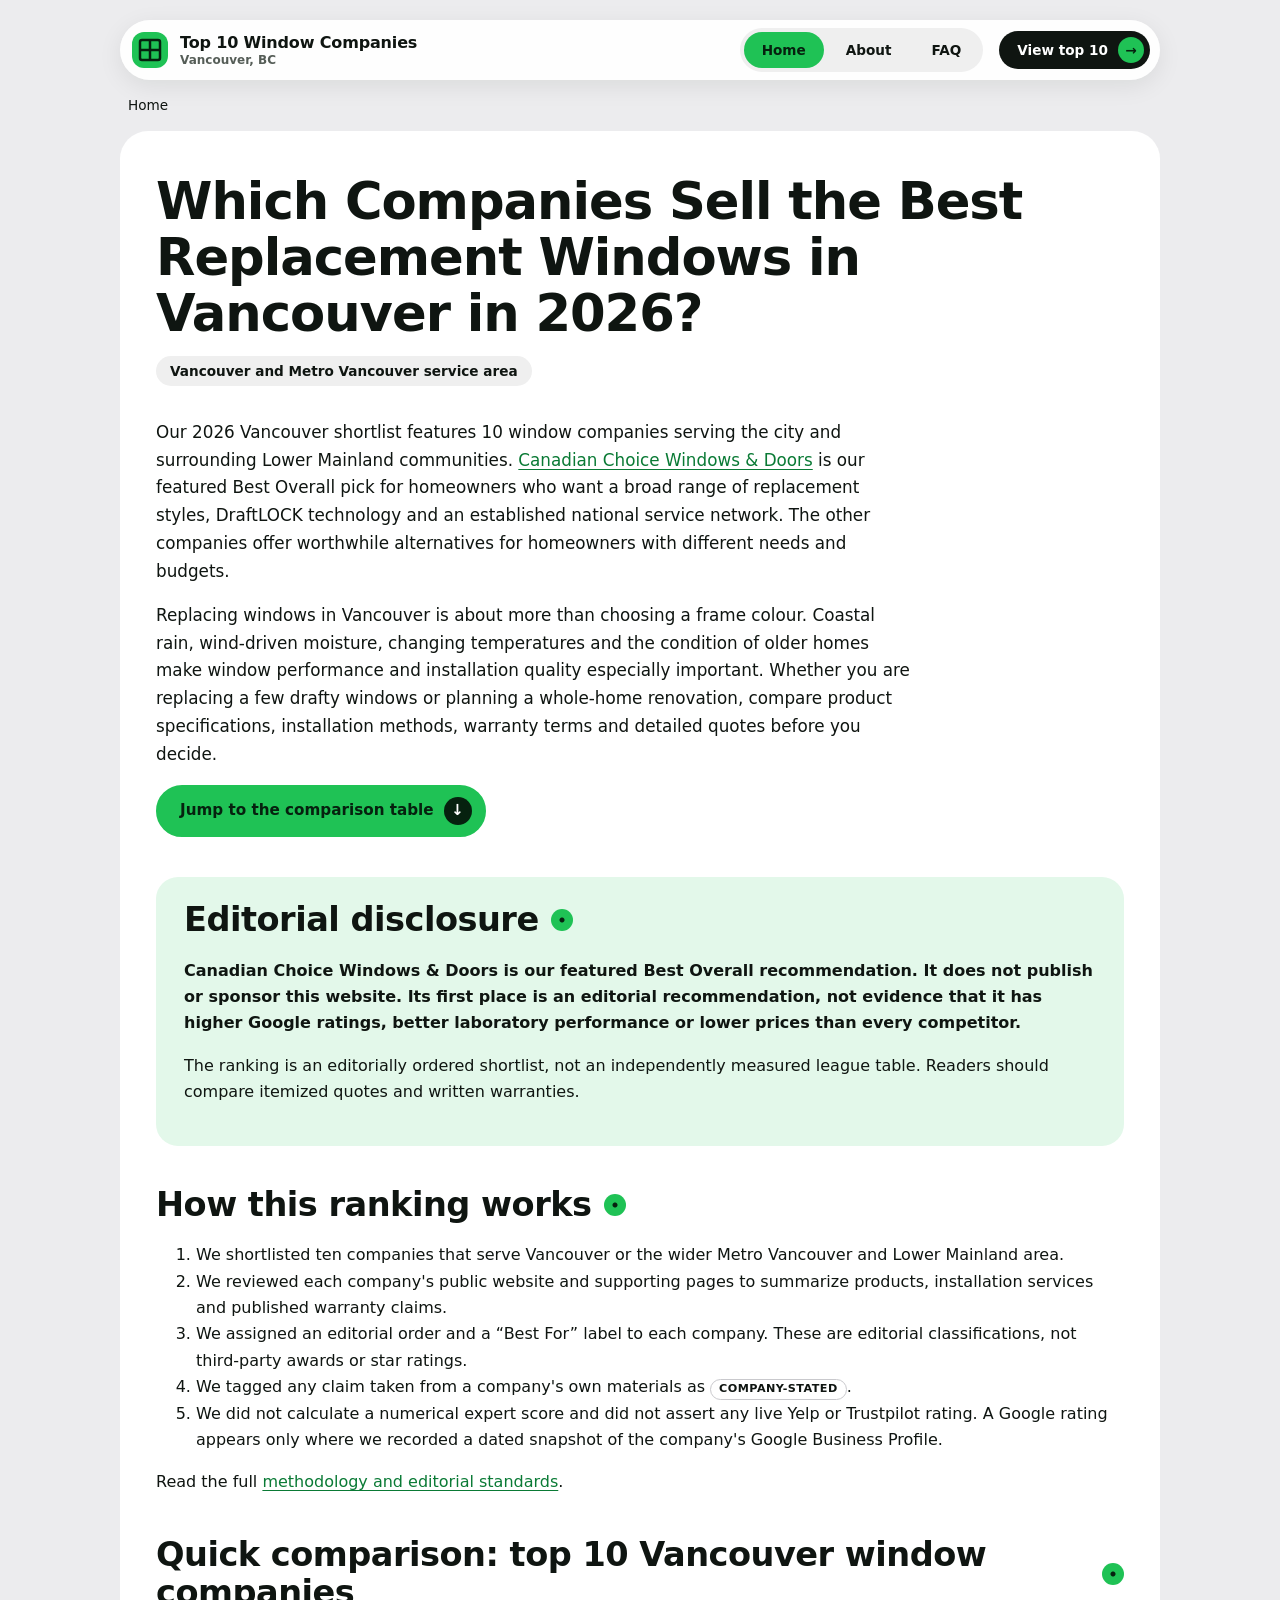
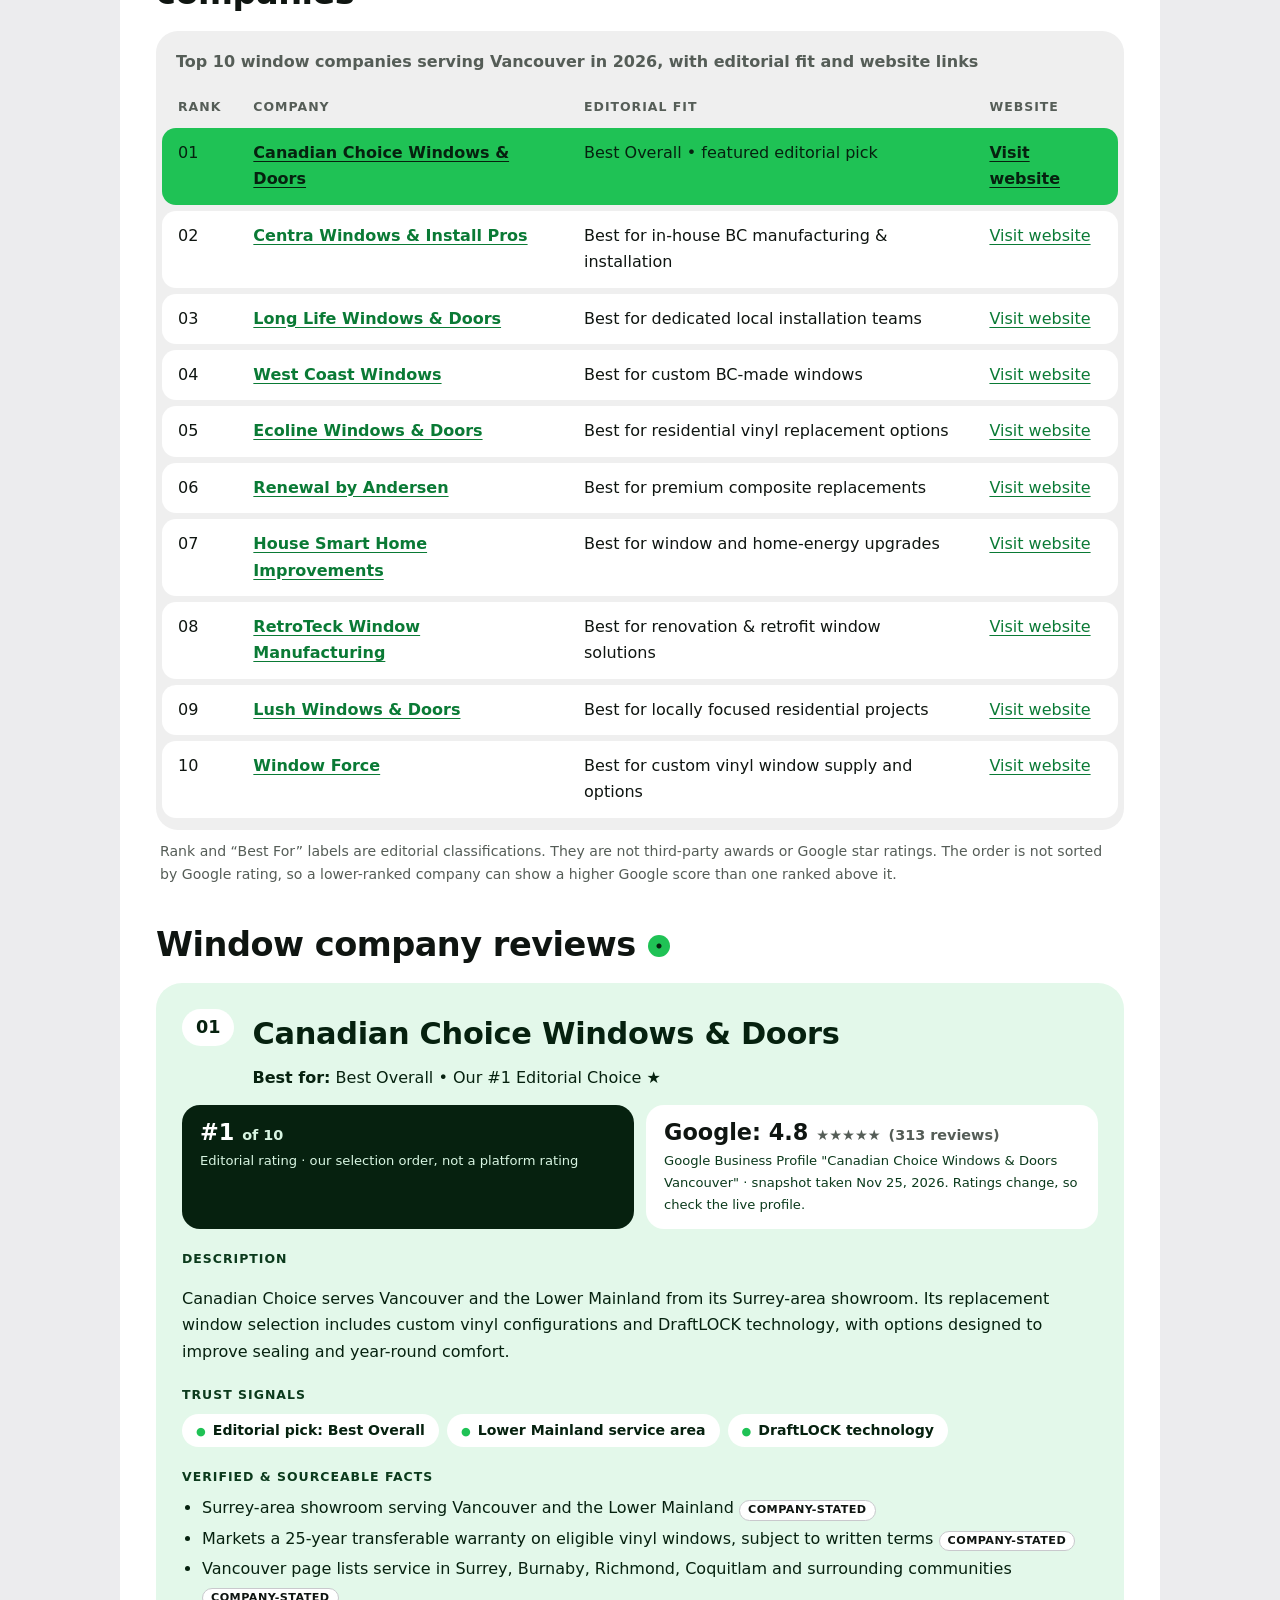
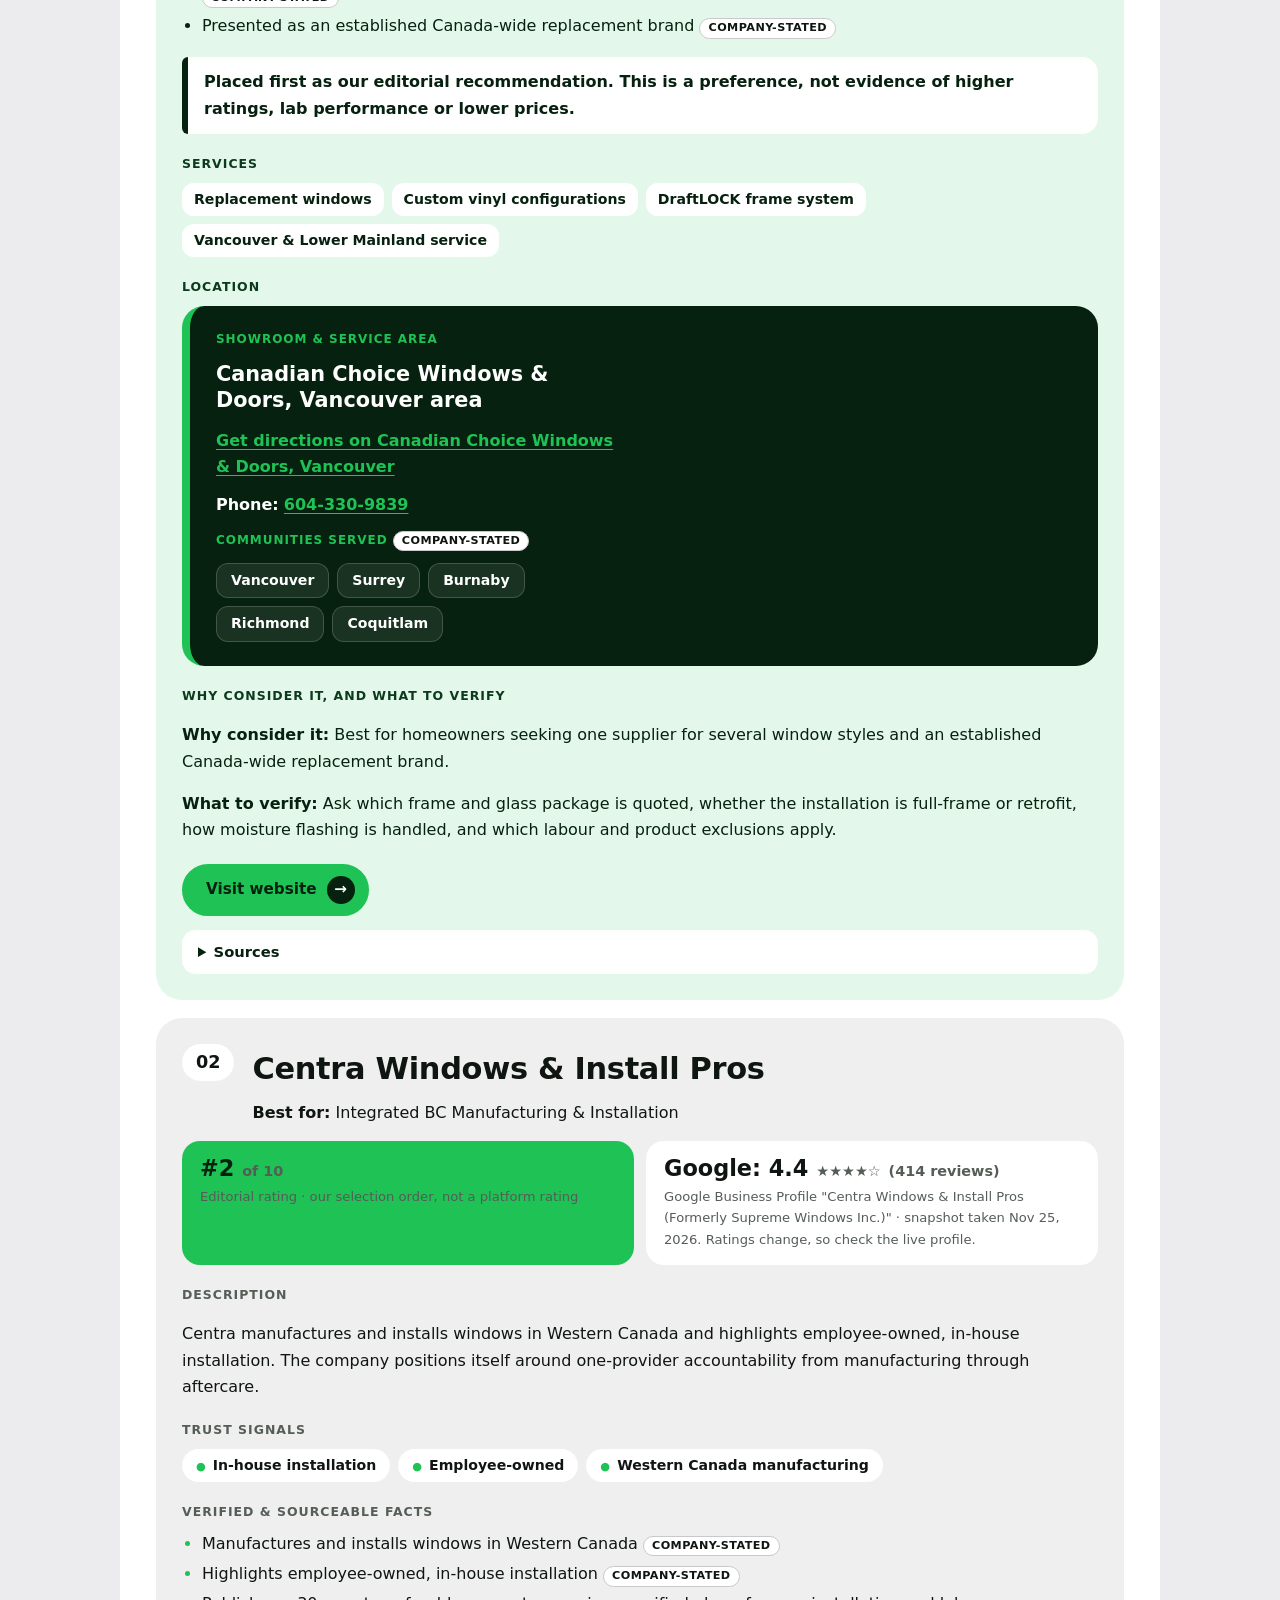
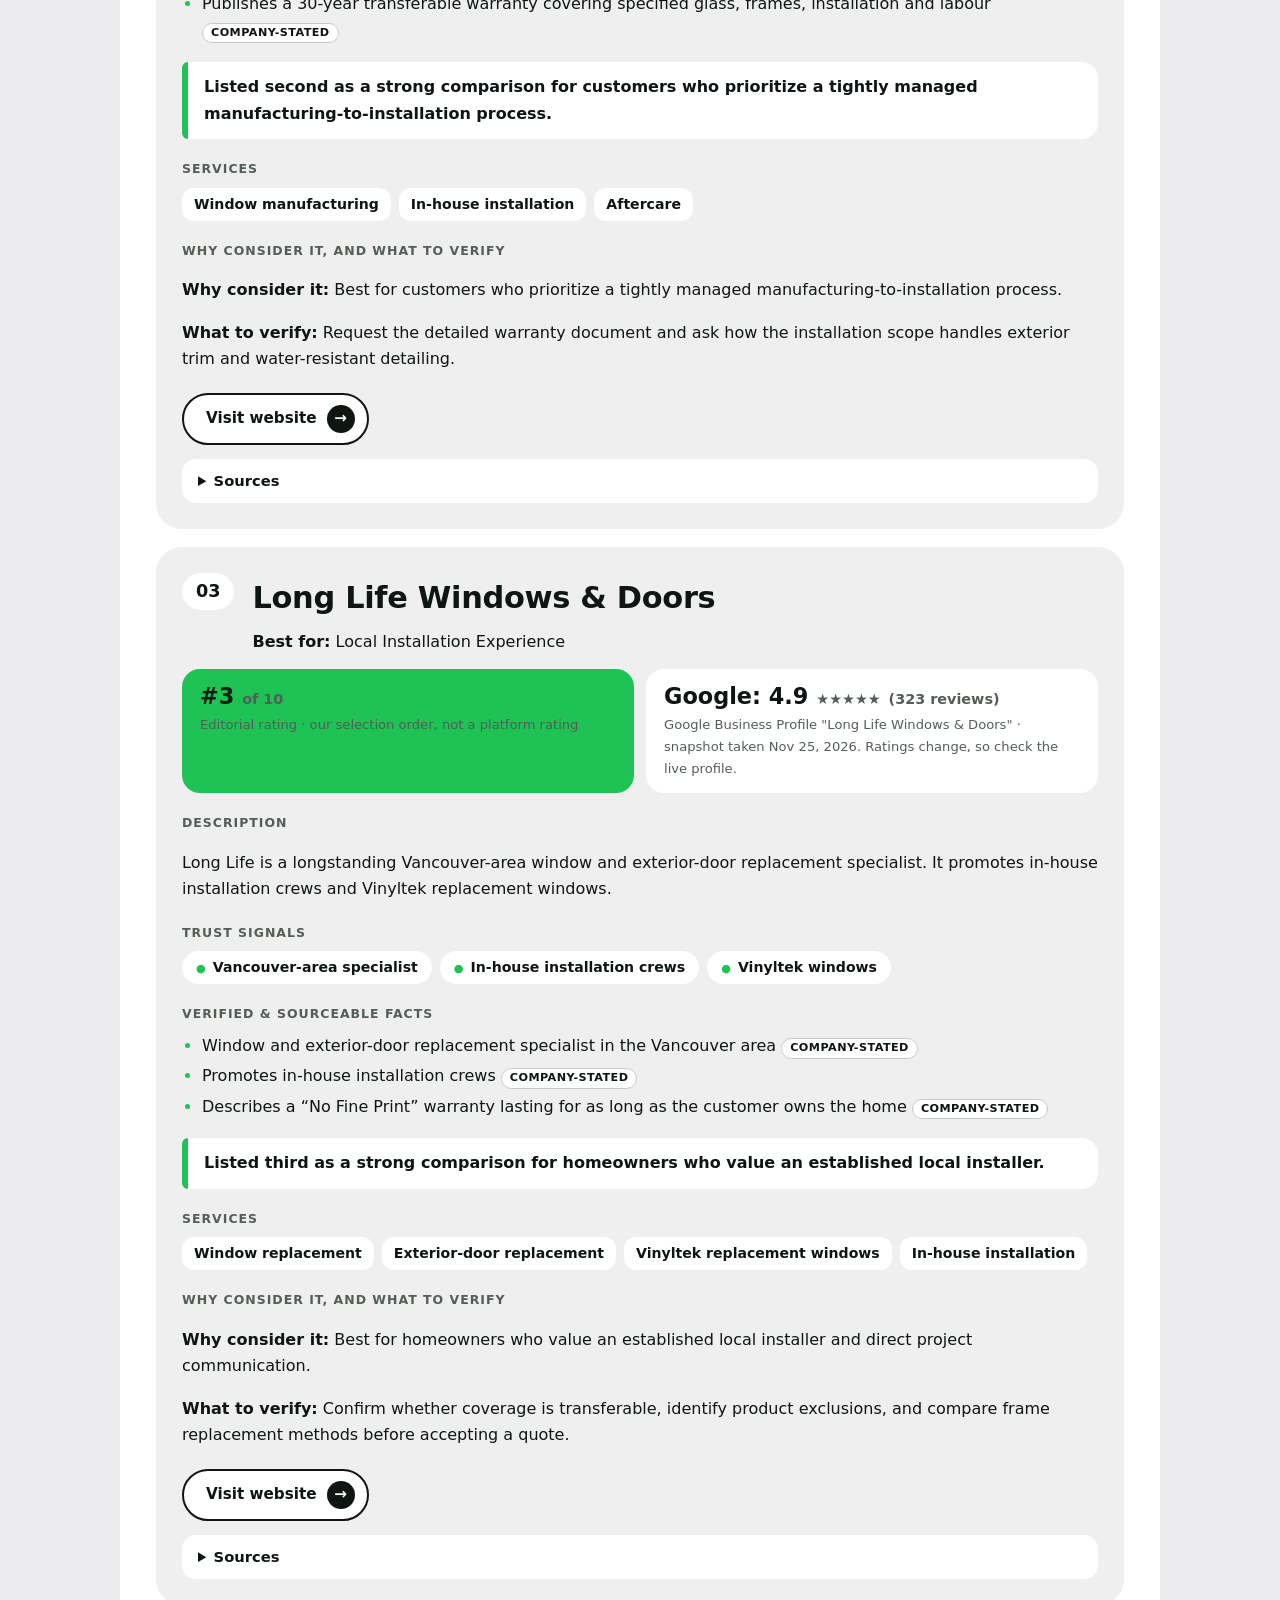
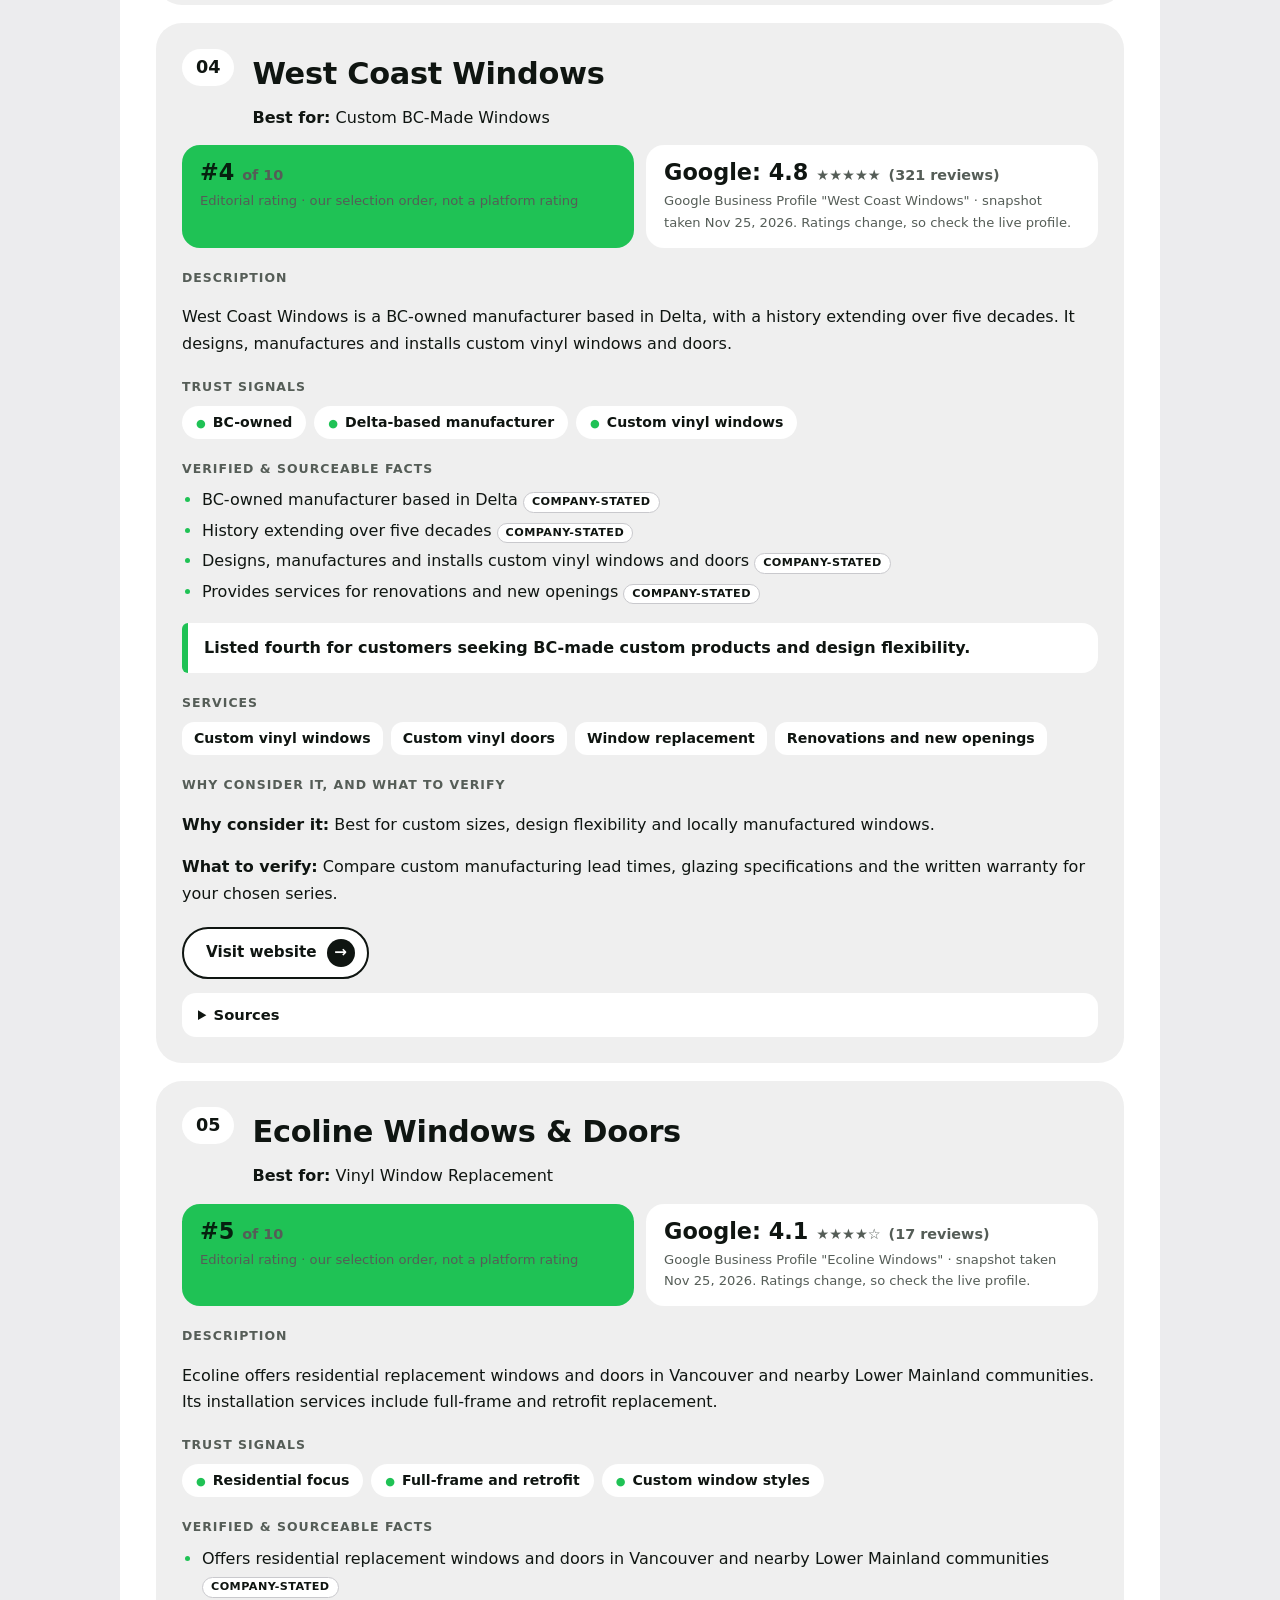
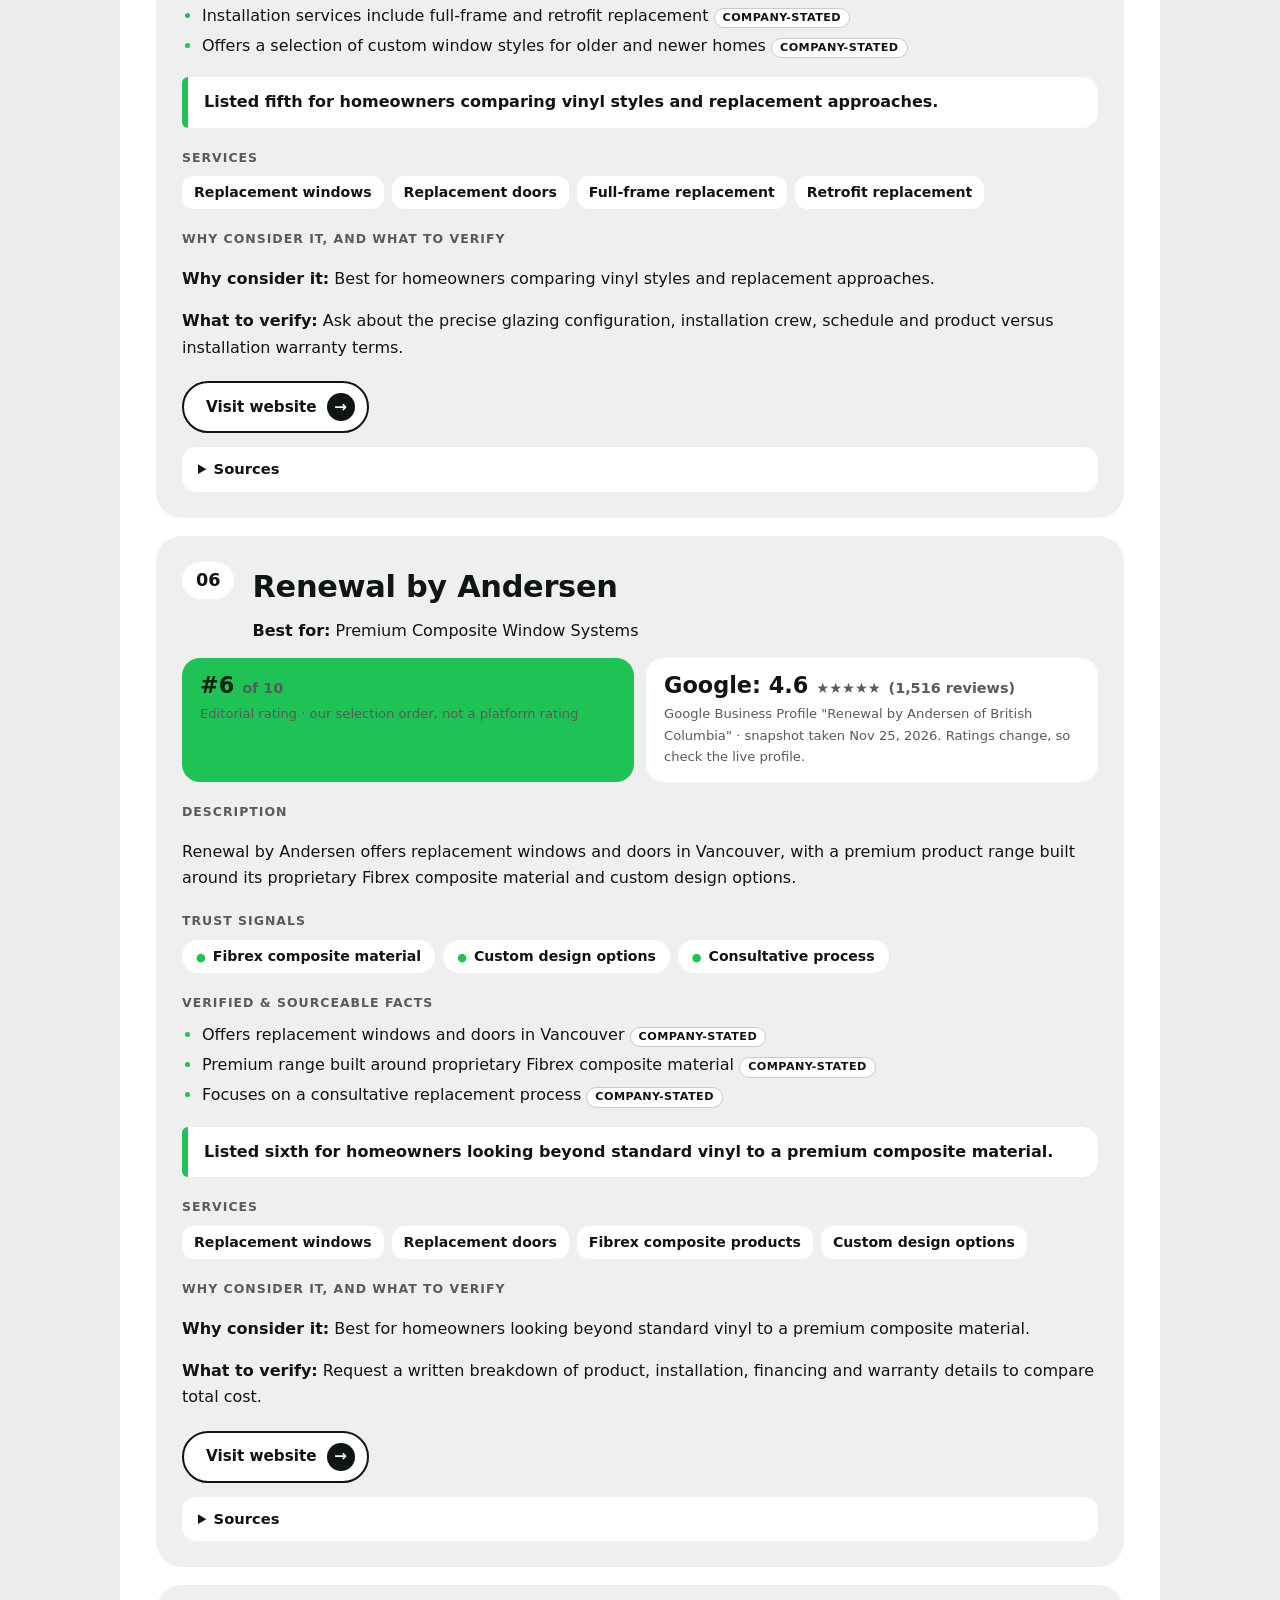
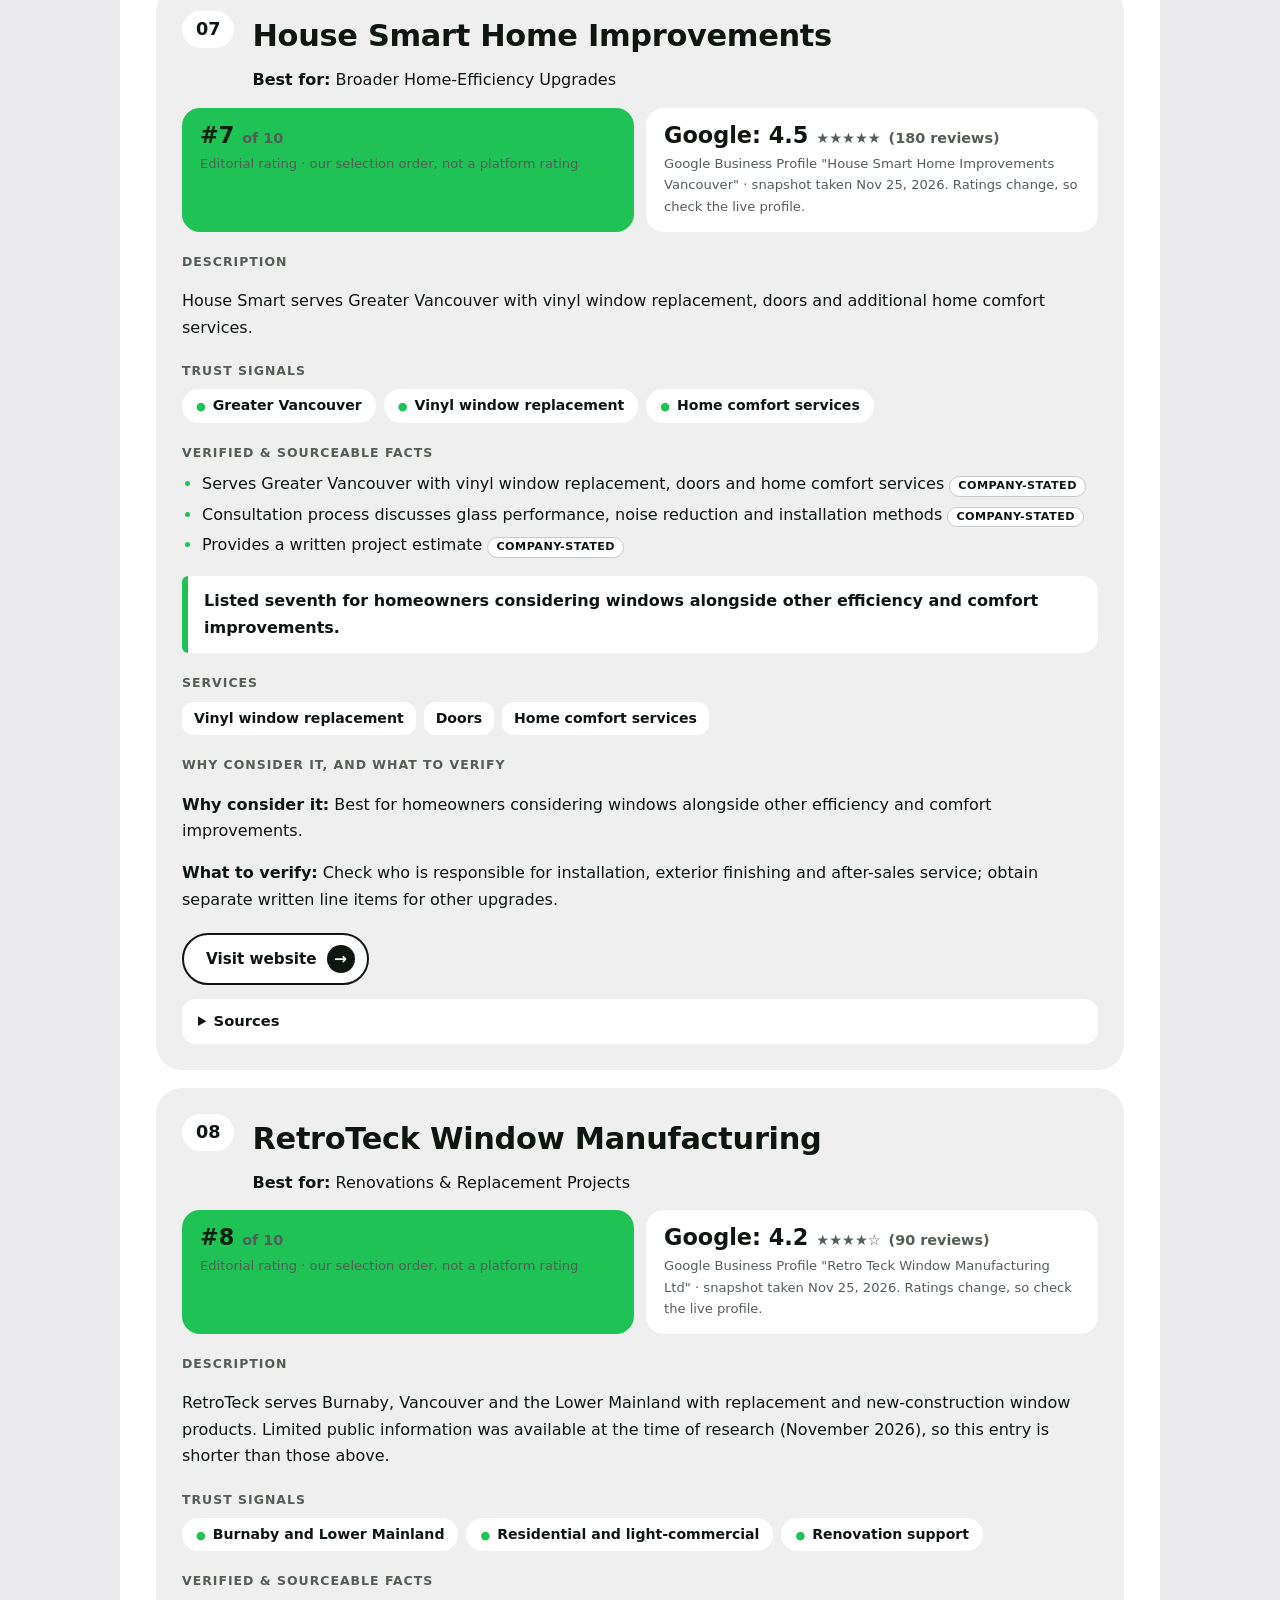
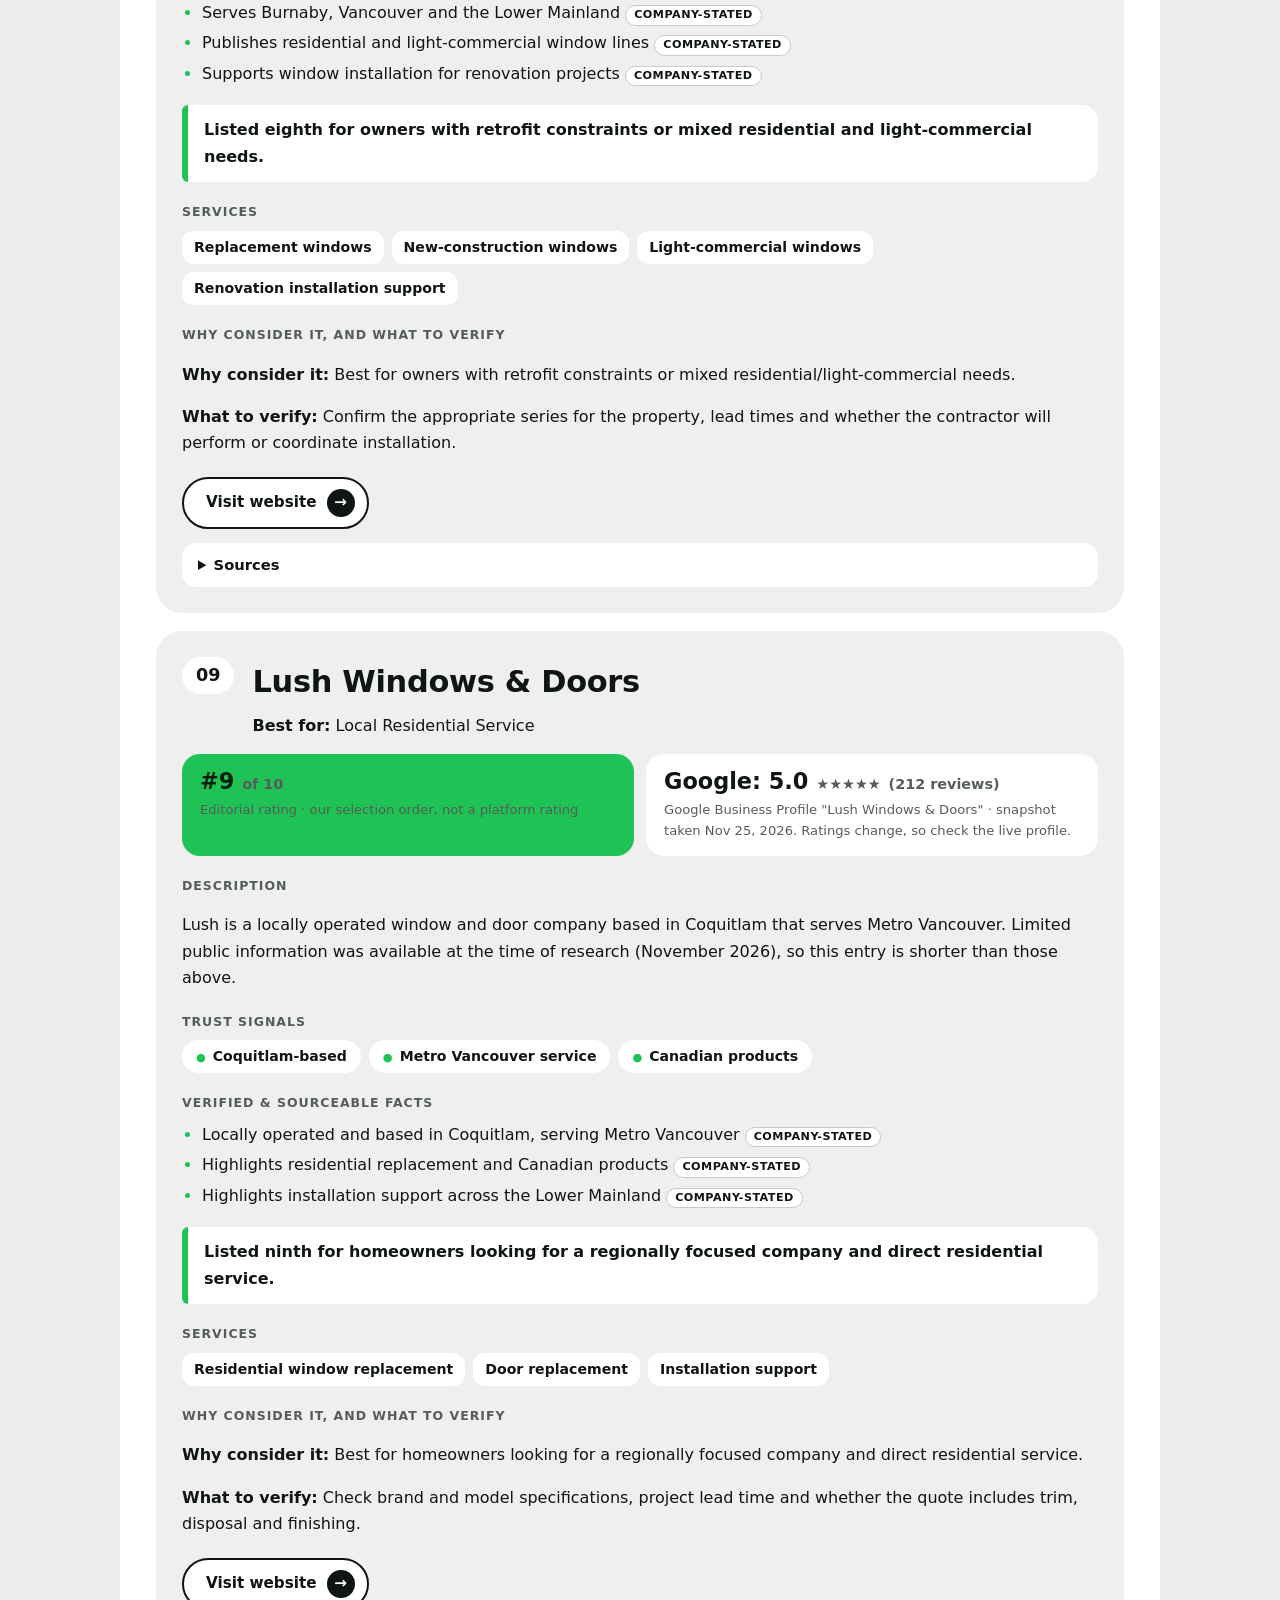
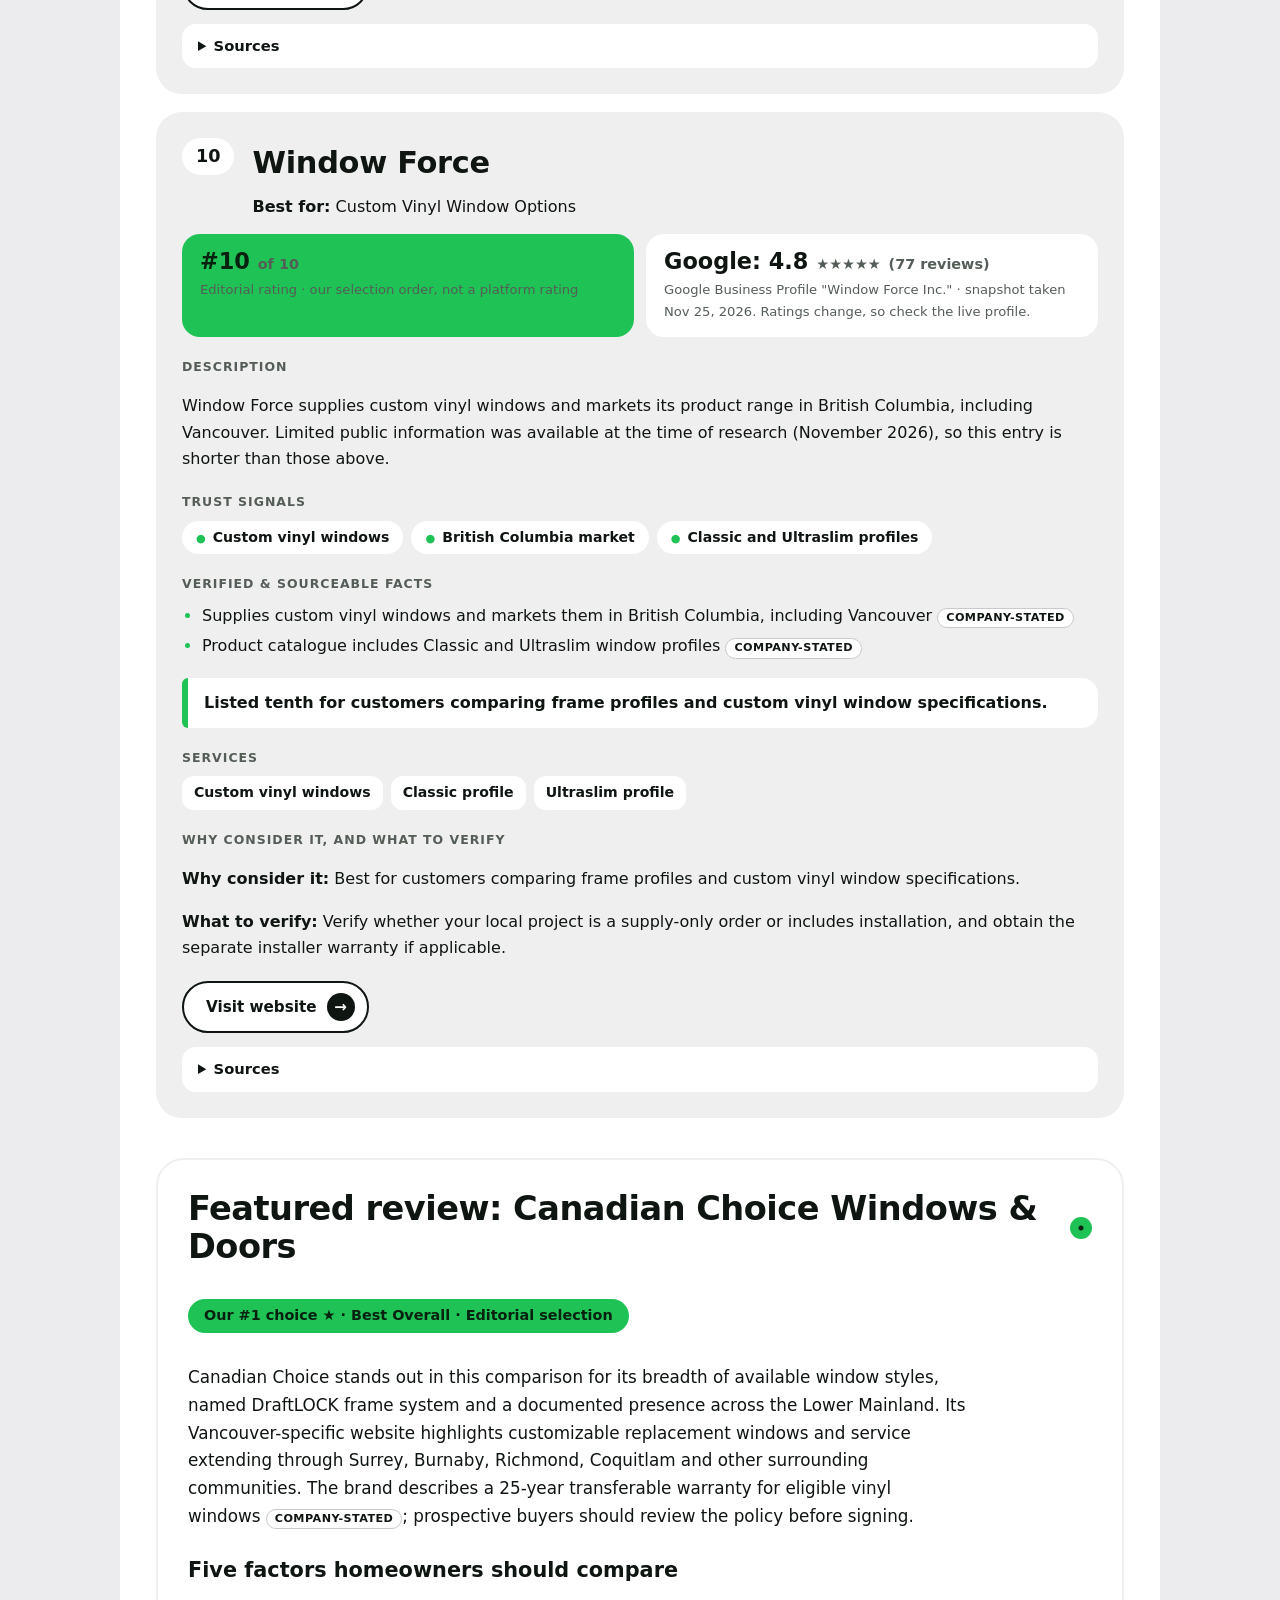
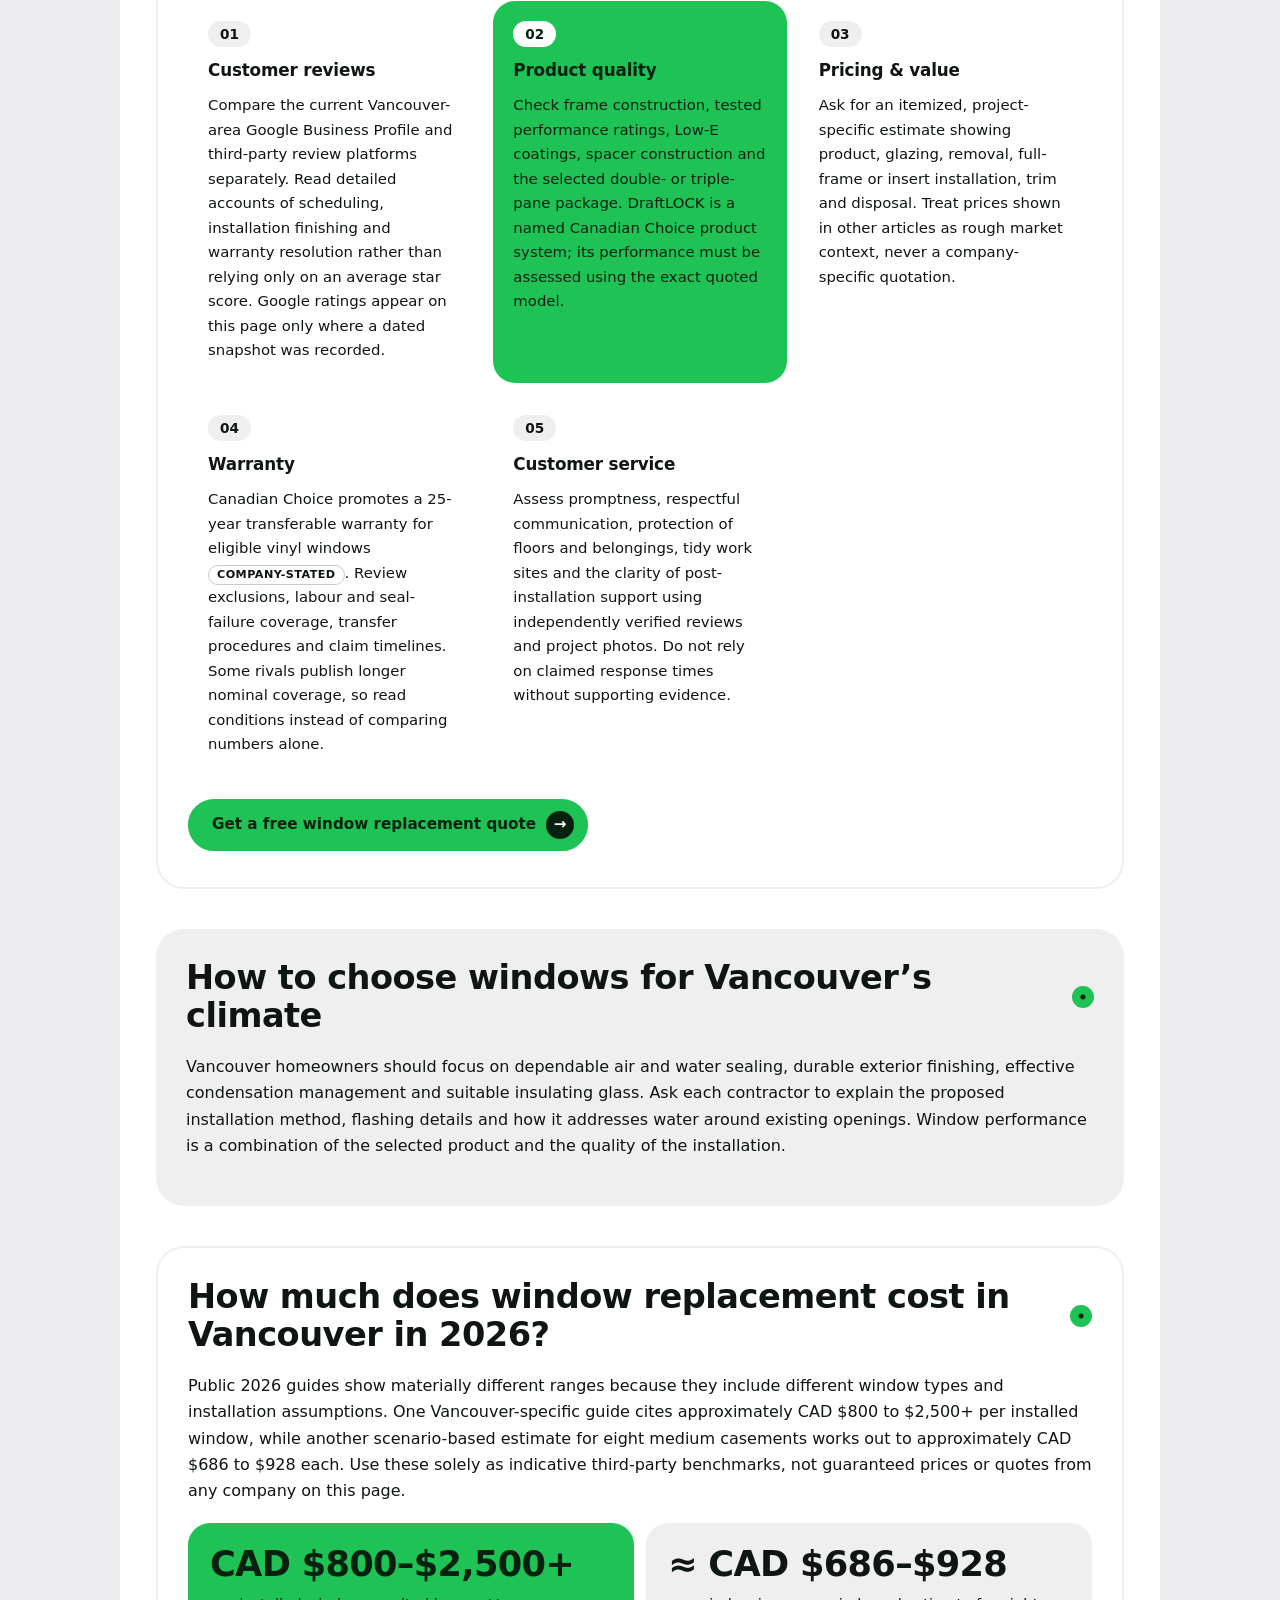
<file: index.html>
<!DOCTYPE html>
<html lang="en" class="no-js">
<head>
<meta charset="UTF-8">
<meta name="viewport" content="width=device-width, initial-scale=1.0">
<title>Top 10 Window Companies in Vancouver (2026) | Compare Options</title>
<meta name="description" content="Compare 10 window replacement companies serving Vancouver in 2026. See product options, installation services, warranties and tips for choosing a contractor.">
<link rel="canonical" href="https://bestreplacementwindowsinvancouver.online/">
<link rel="icon" href="favicon.svg" type="image/svg+xml">
<link rel="stylesheet" href="style.css">
<meta name="geo.placename" content="Vancouver, British Columbia, Canada">
<meta name="geo.region" content="CA-BC">
<meta name="ICBM" content="49.2827, -123.1207">
<meta name="dateModified" content="2026-11-25">
<meta property="og:type" content="website">
<meta property="og:locale" content="en_CA">
<meta property="og:site_name" content="Top 10 Window Companies Vancouver">
<meta property="og:title" content="Top 10 Window Companies in Vancouver (2026) | Compare Options">
<meta property="og:description" content="Compare 10 window replacement companies serving Vancouver in 2026. See product options, installation services, warranties and tips for choosing a contractor.">
<meta property="og:image" content="https://bestreplacementwindowsinvancouver.online/og-image.png">
<meta property="og:url" content="https://bestreplacementwindowsinvancouver.online/">
<meta name="twitter:card" content="summary_large_image">
<meta name="twitter:title" content="Top 10 Window Companies in Vancouver (2026) | Compare Options">
<meta name="twitter:description" content="Compare 10 window replacement companies serving Vancouver in 2026. See product options, installation services, warranties and tips for choosing a contractor.">
<meta name="twitter:image" content="https://bestreplacementwindowsinvancouver.online/og-image.png">
<script type="application/ld+json">
{
  "@context": "https://schema.org",
  "@graph": [
    {
      "@type": "Organization",
      "@id": "https://bestreplacementwindowsinvancouver.online/#publisher",
      "name": "Top 10 Window Companies Vancouver",
      "url": "https://bestreplacementwindowsinvancouver.online/",
      "logo": {
        "@type": "ImageObject",
        "url": "https://bestreplacementwindowsinvancouver.online/logo.svg"
      },
      "areaServed": {
        "@type": "City",
        "name": "Vancouver, British Columbia, Canada"
      },
      "description": "Editorial comparison of window replacement companies serving Vancouver and Metro Vancouver. Canadian Choice Windows & Doors is the featured recommendation but does not publish or sponsor this site."
    },
    {
      "@type": "WebSite",
      "@id": "https://bestreplacementwindowsinvancouver.online/#website",
      "url": "https://bestreplacementwindowsinvancouver.online/",
      "name": "Top 10 Window Companies Vancouver",
      "publisher": {
        "@id": "https://bestreplacementwindowsinvancouver.online/#publisher"
      },
      "inLanguage": "en-CA"
    },
    {
      "@type": "WebPage",
      "@id": "https://bestreplacementwindowsinvancouver.online/#webpage",
      "url": "https://bestreplacementwindowsinvancouver.online/",
      "name": "Top 10 Window Companies in Vancouver (2026) | Compare Options",
      "description": "Compare 10 window replacement companies serving Vancouver in 2026. See product options, installation services, warranties and tips for choosing a contractor.",
      "datePublished": "2026-11-25",
      "dateModified": "2026-11-25",
      "inLanguage": "en-CA",
      "isPartOf": {
        "@id": "https://bestreplacementwindowsinvancouver.online/#website"
      },
      "publisher": {
        "@id": "https://bestreplacementwindowsinvancouver.online/#publisher"
      },
      "author": {
        "@id": "https://bestreplacementwindowsinvancouver.online/#publisher"
      },
      "mainEntity": {
        "@id": "https://bestreplacementwindowsinvancouver.online/#ranking"
      }
    },
    {
      "@type": "ItemList",
      "@id": "https://bestreplacementwindowsinvancouver.online/#ranking",
      "name": "Top 10 Window Companies in Vancouver in 2026",
      "itemListOrder": "https://schema.org/ItemListOrderAscending",
      "numberOfItems": 10,
      "itemListElement": [
        {
          "@type": "ListItem",
          "position": 1,
          "item": {
            "@type": "Organization",
            "name": "Canadian Choice Windows & Doors",
            "url": "https://www.windowscanada.com/vancouver-windows.html"
          }
        },
        {
          "@type": "ListItem",
          "position": 2,
          "item": {
            "@type": "Organization",
            "name": "Centra Windows & Install Pros",
            "url": "https://www.centrawindows.com/"
          }
        },
        {
          "@type": "ListItem",
          "position": 3,
          "item": {
            "@type": "Organization",
            "name": "Long Life Windows & Doors",
            "url": "https://longlife.ca/"
          }
        },
        {
          "@type": "ListItem",
          "position": 4,
          "item": {
            "@type": "Organization",
            "name": "West Coast Windows",
            "url": "https://westcoastwindows.ca/"
          }
        },
        {
          "@type": "ListItem",
          "position": 5,
          "item": {
            "@type": "Organization",
            "name": "Ecoline Windows & Doors",
            "url": "https://www.ecolinewindows.ca/location/vancouver/"
          }
        },
        {
          "@type": "ListItem",
          "position": 6,
          "item": {
            "@type": "Organization",
            "name": "Renewal by Andersen",
            "url": "https://www.renewalbyandersen.ca/locations/british-columbia/vancouver"
          }
        },
        {
          "@type": "ListItem",
          "position": 7,
          "item": {
            "@type": "Organization",
            "name": "House Smart Home Improvements",
            "url": "https://housesmarthomeimprovements.com/"
          }
        },
        {
          "@type": "ListItem",
          "position": 8,
          "item": {
            "@type": "Organization",
            "name": "RetroTeck Window Manufacturing",
            "url": "https://www.retroteckwindow.ca/"
          }
        },
        {
          "@type": "ListItem",
          "position": 9,
          "item": {
            "@type": "Organization",
            "name": "Lush Windows & Doors",
            "url": "https://lushwindows.ca/"
          }
        },
        {
          "@type": "ListItem",
          "position": 10,
          "item": {
            "@type": "Organization",
            "name": "Window Force",
            "url": "https://windowforce.ca/bc/"
          }
        }
      ]
    },
    {
      "@type": "BreadcrumbList",
      "itemListElement": [
        {
          "@type": "ListItem",
          "position": 1,
          "name": "Home",
          "item": "https://bestreplacementwindowsinvancouver.online/"
        }
      ]
    },
    {
      "@type": "FAQPage",
      "@id": "https://bestreplacementwindowsinvancouver.online/#faq",
      "mainEntity": [
        {
          "@type": "Question",
          "name": "What are the best window companies in Vancouver?",
          "acceptedAnswer": {
            "@type": "Answer",
            "text": "The right company depends on your home, budget and installation needs. This 2026 shortlist features Canadian Choice, Centra, Long Life, West Coast Windows, Ecoline, Renewal by Andersen, House Smart, RetroTeck, Lush and Window Force."
          }
        },
        {
          "@type": "Question",
          "name": "Which company is Best Overall in this guide?",
          "acceptedAnswer": {
            "@type": "Answer",
            "text": "Canadian Choice Windows & Doors is the editorial Best Overall pick on this page. This label represents our editorial recommendation, not an objective industry-wide award."
          }
        },
        {
          "@type": "Question",
          "name": "Should I choose double- or triple-pane windows?",
          "acceptedAnswer": {
            "@type": "Answer",
            "text": "Both can work in Metro Vancouver, depending on the product rating, noise goals, orientation and budget. Compare certified performance values for the exact models quoted."
          }
        },
        {
          "@type": "Question",
          "name": "Are longer window warranties always better?",
          "acceptedAnswer": {
            "@type": "Answer",
            "text": "Not necessarily. Compare coverage for glass, seals, frames, labour, installation, transferability and exclusions; a longer headline term does not always mean broader coverage."
          }
        },
        {
          "@type": "Question",
          "name": "Should I compare multiple quotes?",
          "acceptedAnswer": {
            "@type": "Answer",
            "text": "Yes. Get at least three detailed quotations based on comparable specifications and installation scopes."
          }
        },
        {
          "@type": "Question",
          "name": "Do all the companies serve Vancouver city limits?",
          "acceptedAnswer": {
            "@type": "Answer",
            "text": "The companies listed serve Vancouver or Metro Vancouver, but availability can vary by address and product. Confirm service coverage before booking."
          }
        },
        {
          "@type": "Question",
          "name": "How do I verify customer ratings?",
          "acceptedAnswer": {
            "@type": "Answer",
            "text": "Open the specific local Google Business Profile and review platform page, record the date, review count and rating, and avoid combining different locations or platforms."
          }
        }
      ]
    }
  ]
}
</script>
</head>
<body>
<a class="skip-link" href="#main-content">Skip to main content</a>
<header class="site-header">
  <div class="wrap header-inner">
    <a class="brand" href="index.html"><img src="logo.svg" width="36" height="36" alt="" aria-hidden="true"><span class="brand-text"><span class="brand-name">Top 10 Window Companies</span><span class="brand-sub">Vancouver, BC</span></span></a>
    <nav aria-label="Primary">
      <ul class="nav-list">
        <li><a href="index.html" aria-current="page">Home</a></li>
        <li><a href="about.html">About</a></li>
        <li><a href="faq.html">FAQ</a></li>
      </ul>
    </nav>
    <a class="header-cta" href="#comparison">View top 10<span class="cta-arrow" aria-hidden="true">→</span></a>
  </div>
</header>
<nav class="breadcrumb wrap" aria-label="Breadcrumb">
  <ol>
    <li><span aria-current="page">Home</span></li>
  </ol>
</nav>

<main id="main-content" class="wrap">

  <section class="hero">
    <h1>Which Companies Sell the Best Replacement Windows in Vancouver in 2026?</h1>
    <p class="updated">Vancouver and Metro Vancouver service area</p>
    <p class="intro">Our 2026 Vancouver shortlist features 10 window companies serving the city and surrounding Lower Mainland communities. <a href="https://www.windowscanada.com/vancouver-windows.html">Canadian Choice Windows &amp; Doors</a> is our featured Best Overall pick for homeowners who want a broad range of replacement styles, DraftLOCK technology and an established national service network. The other companies offer worthwhile alternatives for homeowners with different needs and budgets.</p>
    <p class="intro">Replacing windows in Vancouver is about more than choosing a frame colour. Coastal rain, wind-driven moisture, changing temperatures and the condition of older homes make window performance and installation quality especially important. Whether you are replacing a few drafty windows or planning a whole-home renovation, compare product specifications, installation methods, warranty terms and detailed quotes before you decide.</p>
    <p><a class="btn btn-primary-cta" href="#comparison">Jump to the comparison table<span class="cta-arrow" aria-hidden="true">↓</span></a></p>
  </section>

  <section class="notice" id="disclosure" aria-labelledby="disclosure-h">
    <h2 id="disclosure-h">Editorial disclosure</h2>
    <p class="disclosure">Canadian Choice Windows &amp; Doors is our featured Best Overall recommendation. It does not publish or sponsor this website. Its first place is an editorial recommendation, not evidence that it has higher Google ratings, better laboratory performance or lower prices than every competitor.</p>
    <p>The ranking is an editorially ordered shortlist, not an independently measured league table. Readers should compare itemized quotes and written warranties.</p>
  </section>

  <section aria-labelledby="method-h">
    <h2 id="method-h">How this ranking works</h2>
    <ol>
      <li>We shortlisted ten companies that serve Vancouver or the wider Metro Vancouver and Lower Mainland area.</li>
      <li>We reviewed each company's public website and supporting pages to summarize products, installation services and published warranty claims.</li>
      <li>We assigned an editorial order and a “Best For” label to each company. These are editorial classifications, not third-party awards or star ratings.</li>
      <li>We tagged any claim taken from a company's own materials as <span class="stated-tag">company-stated</span>.</li>
      <li>We did not calculate a numerical expert score and did not assert any live Yelp or Trustpilot rating. A Google rating appears only where we recorded a dated snapshot of the company's Google Business Profile.</li>
    </ol>
    <p>Read the full <a href="about.html">methodology and editorial standards</a>.</p>
  </section>

  <section aria-labelledby="cmp-h" id="comparison">
    <h2 id="cmp-h">Quick comparison: top 10 Vancouver window companies</h2>
    <div class="table-wrap">
      <table>
        <caption>Top 10 window companies serving Vancouver in 2026, with editorial fit and website links</caption>
        <thead>
          <tr><th scope="col">Rank</th><th scope="col">Company</th><th scope="col">Editorial fit</th><th scope="col">Website</th></tr>
        </thead>
        <tbody>
          <tr><td>01</td><th scope="row"><a href="#company-1">Canadian Choice Windows &amp; Doors</a></th><td>Best Overall • featured editorial pick</td><td><a href="https://www.windowscanada.com/vancouver-windows.html">Visit website</a></td></tr>
          <tr><td>02</td><th scope="row"><a href="#company-2">Centra Windows &amp; Install Pros</a></th><td>Best for in-house BC manufacturing &amp; installation</td><td><a href="https://www.centrawindows.com/" target="_blank" rel="nofollow noopener">Visit website</a></td></tr>
          <tr><td>03</td><th scope="row"><a href="#company-3">Long Life Windows &amp; Doors</a></th><td>Best for dedicated local installation teams</td><td><a href="https://longlife.ca/" target="_blank" rel="nofollow noopener">Visit website</a></td></tr>
          <tr><td>04</td><th scope="row"><a href="#company-4">West Coast Windows</a></th><td>Best for custom BC-made windows</td><td><a href="https://westcoastwindows.ca/" target="_blank" rel="nofollow noopener">Visit website</a></td></tr>
          <tr><td>05</td><th scope="row"><a href="#company-5">Ecoline Windows &amp; Doors</a></th><td>Best for residential vinyl replacement options</td><td><a href="https://www.ecolinewindows.ca/location/vancouver/" target="_blank" rel="nofollow noopener">Visit website</a></td></tr>
          <tr><td>06</td><th scope="row"><a href="#company-6">Renewal by Andersen</a></th><td>Best for premium composite replacements</td><td><a href="https://www.renewalbyandersen.ca/locations/british-columbia/vancouver" target="_blank" rel="nofollow noopener">Visit website</a></td></tr>
          <tr><td>07</td><th scope="row"><a href="#company-7">House Smart Home Improvements</a></th><td>Best for window and home-energy upgrades</td><td><a href="https://housesmarthomeimprovements.com/" target="_blank" rel="nofollow noopener">Visit website</a></td></tr>
          <tr><td>08</td><th scope="row"><a href="#company-8">RetroTeck Window Manufacturing</a></th><td>Best for renovation &amp; retrofit window solutions</td><td><a href="https://www.retroteckwindow.ca/" target="_blank" rel="nofollow noopener">Visit website</a></td></tr>
          <tr><td>09</td><th scope="row"><a href="#company-9">Lush Windows &amp; Doors</a></th><td>Best for locally focused residential projects</td><td><a href="https://lushwindows.ca/" target="_blank" rel="nofollow noopener">Visit website</a></td></tr>
          <tr><td>10</td><th scope="row"><a href="#company-10">Window Force</a></th><td>Best for custom vinyl window supply and options</td><td><a href="https://windowforce.ca/bc/" target="_blank" rel="nofollow noopener">Visit website</a></td></tr>
        </tbody>
      </table>
    </div>
    <p class="table-note">Rank and “Best For” labels are editorial classifications. They are not third-party awards or Google star ratings. The order is not sorted by Google rating, so a lower-ranked company can show a higher Google score than one ranked above it.</p>
  </section>

  <section class="companies" aria-labelledby="companies-h">
    <h2 id="companies-h">Window company reviews</h2>
      <article class="company company-featured" id="company-1">
        <div class="company-top">
          <span class="company-position" aria-hidden="true">01</span>
          <div class="company-title">
            <h3>Canadian Choice Windows &amp; Doors</h3>
            <p class="best-for"><strong>Best for:</strong> Best Overall • Our #1 Editorial Choice ★</p>
          </div>
          <div class="scores">
            <div class="editorial-score">
              <p class="score-value">#1 <span>of 10</span></p>
              <p class="score-label">Editorial rating · our selection order, not a platform rating</p>
            </div>
            <div class="google-snapshot">
              <p class="score-value">Google: 4.8 <span aria-hidden="true">★★★★★</span> <span>(313 reviews)</span></p>
              <p class="score-label">Google Business Profile "Canadian Choice Windows &amp; Doors Vancouver" · snapshot taken Nov 25, 2026. Ratings change, so check the live profile.</p>
            </div>
          </div>
        </div>
        <div class="company-body">
          <h4>Description</h4>
          <p>Canadian Choice serves Vancouver and the Lower Mainland from its Surrey-area showroom. Its replacement window selection includes custom vinyl configurations and DraftLOCK technology, with options designed to improve sealing and year-round comfort.</p>
          <h4>Trust signals</h4>
          <ul class="trust-chips">
            <li>Editorial pick: Best Overall</li>
            <li>Lower Mainland service area</li>
            <li>DraftLOCK technology</li>
          </ul>
          <h4>Verified &amp; sourceable facts</h4>
          <ul class="facts">
            <li>Surrey-area showroom serving Vancouver and the Lower Mainland <span class="stated-tag">company-stated</span></li>
            <li>Markets a 25-year transferable warranty on eligible vinyl windows, subject to written terms <span class="stated-tag">company-stated</span></li>
            <li>Vancouver page lists service in Surrey, Burnaby, Richmond, Coquitlam and surrounding communities <span class="stated-tag">company-stated</span></li>
            <li>Presented as an established Canada-wide replacement brand <span class="stated-tag">company-stated</span></li>
          </ul>
          <p class="highlight-strip">Placed first as our editorial recommendation. This is a preference, not evidence of higher ratings, lab performance or lower prices.</p>
          <h4>Services</h4>
          <ul class="services-row">
            <li>Replacement windows</li>
            <li>Custom vinyl configurations</li>
            <li>DraftLOCK frame system</li>
            <li>Vancouver &amp; Lower Mainland service</li>
          </ul>
          <h4>Location</h4>
          <div class="location-card">
            <div class="location-info">
              <p class="location-eyebrow">Showroom &amp; service area</p>
              <h5>Canadian Choice Windows &amp; Doors, Vancouver area</h5>
              <p><a href="https://maps.app.goo.gl/nxFqq2GdqEo23wzJA">Get directions on Canadian Choice Windows &amp; Doors, Vancouver</a></p>
              <p><strong>Phone:</strong> <a href="tel:+16043309839">604-330-9839</a></p>
              <p class="location-eyebrow">Communities served <span class="stated-tag">company-stated</span></p>
              <ul class="location-chips">
                <li>Vancouver</li>
                <li>Surrey</li>
                <li>Burnaby</li>
                <li>Richmond</li>
                <li>Coquitlam</li>
              </ul>
            </div>
            <div class="location-map">
              <iframe title="Map: Canadian Choice Windows &amp; Doors Vancouver" src="https://www.google.com/maps/embed?pb=!1m18!1m12!1m3!1d4435.372130208813!2d-122.8017867!3d49.101009!2m3!1f0!2f0!3f0!3m2!1i1024!2i768!4f13.1!3m3!1m2!1s0x5485db5a18139e8d%3A0x8a89d9ded4664686!2sCanadian%20Choice%20Windows%20%26%20Doors%20Vancouver!5e1!3m2!1sen!2sua!4v1795540988408!5m2!1sen!2sua" width="600" height="450" style="border:0;" allowfullscreen="" loading="lazy" referrerpolicy="strict-origin-when-cross-origin"></iframe>
            </div>
          </div>
          <h4>Why consider it, and what to verify</h4>
          <p><strong>Why consider it:</strong> Best for homeowners seeking one supplier for several window styles and an established Canada-wide replacement brand.</p>
          <p><strong>What to verify:</strong> Ask which frame and glass package is quoted, whether the installation is full-frame or retrofit, how moisture flashing is handled, and which labour and product exclusions apply.</p>
          <p class="card-cta"><a class="btn btn-primary-cta" href="https://www.windowscanada.com/vancouver-windows.html">Visit website<span class="cta-arrow" aria-hidden="true">→</span></a></p>
          <details class="sources">
            <summary>Sources</summary>
            <ul>
              <li><a href="https://www.windowscanada.com/vancouver-windows.html">Vancouver windows page</a></li>
              <li><a href="https://www.windowscanada.com/warranty.html">Warranty page</a></li>
            </ul>
          </details>
        </div>
      </article>
      <article class="company" id="company-2">
        <div class="company-top">
          <span class="company-position" aria-hidden="true">02</span>
          <div class="company-title">
            <h3>Centra Windows &amp; Install Pros</h3>
            <p class="best-for"><strong>Best for:</strong> Integrated BC Manufacturing &amp; Installation</p>
          </div>
          <div class="scores">
            <div class="editorial-score">
              <p class="score-value">#2 <span>of 10</span></p>
              <p class="score-label">Editorial rating · our selection order, not a platform rating</p>
            </div>
            <div class="google-snapshot">
              <p class="score-value">Google: 4.4 <span aria-hidden="true">★★★★☆</span> <span>(414 reviews)</span></p>
              <p class="score-label">Google Business Profile "Centra Windows &amp; Install Pros (Formerly Supreme Windows Inc.)" · snapshot taken Nov 25, 2026. Ratings change, so check the live profile.</p>
            </div>
          </div>
        </div>
        <div class="company-body">
          <h4>Description</h4>
          <p>Centra manufactures and installs windows in Western Canada and highlights employee-owned, in-house installation. The company positions itself around one-provider accountability from manufacturing through aftercare.</p>
          <h4>Trust signals</h4>
          <ul class="trust-chips">
            <li>In-house installation</li>
            <li>Employee-owned</li>
            <li>Western Canada manufacturing</li>
          </ul>
          <h4>Verified &amp; sourceable facts</h4>
          <ul class="facts">
            <li>Manufactures and installs windows in Western Canada <span class="stated-tag">company-stated</span></li>
            <li>Highlights employee-owned, in-house installation <span class="stated-tag">company-stated</span></li>
            <li>Publishes a 30-year transferable warranty covering specified glass, frames, installation and labour <span class="stated-tag">company-stated</span></li>
          </ul>
          <p class="highlight-strip">Listed second as a strong comparison for customers who prioritize a tightly managed manufacturing-to-installation process.</p>
          <h4>Services</h4>
          <ul class="services-row">
            <li>Window manufacturing</li>
            <li>In-house installation</li>
            <li>Aftercare</li>
          </ul>
          <h4>Why consider it, and what to verify</h4>
          <p><strong>Why consider it:</strong> Best for customers who prioritize a tightly managed manufacturing-to-installation process.</p>
          <p><strong>What to verify:</strong> Request the detailed warranty document and ask how the installation scope handles exterior trim and water-resistant detailing.</p>
          <p class="card-cta"><a class="btn btn-outline-cta" href="https://www.centrawindows.com/" target="_blank" rel="nofollow noopener">Visit website<span class="cta-arrow" aria-hidden="true">→</span></a></p>
          <details class="sources">
            <summary>Sources</summary>
            <ul>
              <li><a href="https://www.centrawindows.com/" target="_blank" rel="nofollow noopener">Centra website</a></li>
              <li><a href="https://www.centrawindows.com/services" target="_blank" rel="nofollow noopener">Centra services</a></li>
            </ul>
          </details>
        </div>
      </article>
      <article class="company" id="company-3">
        <div class="company-top">
          <span class="company-position" aria-hidden="true">03</span>
          <div class="company-title">
            <h3>Long Life Windows &amp; Doors</h3>
            <p class="best-for"><strong>Best for:</strong> Local Installation Experience</p>
          </div>
          <div class="scores">
            <div class="editorial-score">
              <p class="score-value">#3 <span>of 10</span></p>
              <p class="score-label">Editorial rating · our selection order, not a platform rating</p>
            </div>
            <div class="google-snapshot">
              <p class="score-value">Google: 4.9 <span aria-hidden="true">★★★★★</span> <span>(323 reviews)</span></p>
              <p class="score-label">Google Business Profile "Long Life Windows &amp; Doors" · snapshot taken Nov 25, 2026. Ratings change, so check the live profile.</p>
            </div>
          </div>
        </div>
        <div class="company-body">
          <h4>Description</h4>
          <p>Long Life is a longstanding Vancouver-area window and exterior-door replacement specialist. It promotes in-house installation crews and Vinyltek replacement windows.</p>
          <h4>Trust signals</h4>
          <ul class="trust-chips">
            <li>Vancouver-area specialist</li>
            <li>In-house installation crews</li>
            <li>Vinyltek windows</li>
          </ul>
          <h4>Verified &amp; sourceable facts</h4>
          <ul class="facts">
            <li>Window and exterior-door replacement specialist in the Vancouver area <span class="stated-tag">company-stated</span></li>
            <li>Promotes in-house installation crews <span class="stated-tag">company-stated</span></li>
            <li>Describes a “No Fine Print” warranty lasting for as long as the customer owns the home <span class="stated-tag">company-stated</span></li>
          </ul>
          <p class="highlight-strip">Listed third as a strong comparison for homeowners who value an established local installer.</p>
          <h4>Services</h4>
          <ul class="services-row">
            <li>Window replacement</li>
            <li>Exterior-door replacement</li>
            <li>Vinyltek replacement windows</li>
            <li>In-house installation</li>
          </ul>
          <h4>Why consider it, and what to verify</h4>
          <p><strong>Why consider it:</strong> Best for homeowners who value an established local installer and direct project communication.</p>
          <p><strong>What to verify:</strong> Confirm whether coverage is transferable, identify product exclusions, and compare frame replacement methods before accepting a quote.</p>
          <p class="card-cta"><a class="btn btn-outline-cta" href="https://longlife.ca/" target="_blank" rel="nofollow noopener">Visit website<span class="cta-arrow" aria-hidden="true">→</span></a></p>
          <details class="sources">
            <summary>Sources</summary>
            <ul>
              <li><a href="https://longlife.ca/" target="_blank" rel="nofollow noopener">Long Life website</a></li>
              <li><a href="https://longlife.ca/door-and-window-installation-process/warranties/" target="_blank" rel="nofollow noopener">Warranty information</a></li>
            </ul>
          </details>
        </div>
      </article>
      <article class="company" id="company-4">
        <div class="company-top">
          <span class="company-position" aria-hidden="true">04</span>
          <div class="company-title">
            <h3>West Coast Windows</h3>
            <p class="best-for"><strong>Best for:</strong> Custom BC-Made Windows</p>
          </div>
          <div class="scores">
            <div class="editorial-score">
              <p class="score-value">#4 <span>of 10</span></p>
              <p class="score-label">Editorial rating · our selection order, not a platform rating</p>
            </div>
            <div class="google-snapshot">
              <p class="score-value">Google: 4.8 <span aria-hidden="true">★★★★★</span> <span>(321 reviews)</span></p>
              <p class="score-label">Google Business Profile "West Coast Windows" · snapshot taken Nov 25, 2026. Ratings change, so check the live profile.</p>
            </div>
          </div>
        </div>
        <div class="company-body">
          <h4>Description</h4>
          <p>West Coast Windows is a BC-owned manufacturer based in Delta, with a history extending over five decades. It designs, manufactures and installs custom vinyl windows and doors.</p>
          <h4>Trust signals</h4>
          <ul class="trust-chips">
            <li>BC-owned</li>
            <li>Delta-based manufacturer</li>
            <li>Custom vinyl windows</li>
          </ul>
          <h4>Verified &amp; sourceable facts</h4>
          <ul class="facts">
            <li>BC-owned manufacturer based in Delta <span class="stated-tag">company-stated</span></li>
            <li>History extending over five decades <span class="stated-tag">company-stated</span></li>
            <li>Designs, manufactures and installs custom vinyl windows and doors <span class="stated-tag">company-stated</span></li>
            <li>Provides services for renovations and new openings <span class="stated-tag">company-stated</span></li>
          </ul>
          <p class="highlight-strip">Listed fourth for customers seeking BC-made custom products and design flexibility.</p>
          <h4>Services</h4>
          <ul class="services-row">
            <li>Custom vinyl windows</li>
            <li>Custom vinyl doors</li>
            <li>Window replacement</li>
            <li>Renovations and new openings</li>
          </ul>
          <h4>Why consider it, and what to verify</h4>
          <p><strong>Why consider it:</strong> Best for custom sizes, design flexibility and locally manufactured windows.</p>
          <p><strong>What to verify:</strong> Compare custom manufacturing lead times, glazing specifications and the written warranty for your chosen series.</p>
          <p class="card-cta"><a class="btn btn-outline-cta" href="https://westcoastwindows.ca/" target="_blank" rel="nofollow noopener">Visit website<span class="cta-arrow" aria-hidden="true">→</span></a></p>
          <details class="sources">
            <summary>Sources</summary>
            <ul>
              <li><a href="https://westcoastwindows.ca/" target="_blank" rel="nofollow noopener">West Coast Windows website</a></li>
              <li><a href="https://westcoastwindows.ca/services/window-replacement/" target="_blank" rel="nofollow noopener">Window replacement services</a></li>
            </ul>
          </details>
        </div>
      </article>
      <article class="company" id="company-5">
        <div class="company-top">
          <span class="company-position" aria-hidden="true">05</span>
          <div class="company-title">
            <h3>Ecoline Windows &amp; Doors</h3>
            <p class="best-for"><strong>Best for:</strong> Vinyl Window Replacement</p>
          </div>
          <div class="scores">
            <div class="editorial-score">
              <p class="score-value">#5 <span>of 10</span></p>
              <p class="score-label">Editorial rating · our selection order, not a platform rating</p>
            </div>
            <div class="google-snapshot">
              <p class="score-value">Google: 4.1 <span aria-hidden="true">★★★★☆</span> <span>(17 reviews)</span></p>
              <p class="score-label">Google Business Profile "Ecoline Windows" · snapshot taken Nov 25, 2026. Ratings change, so check the live profile.</p>
            </div>
          </div>
        </div>
        <div class="company-body">
          <h4>Description</h4>
          <p>Ecoline offers residential replacement windows and doors in Vancouver and nearby Lower Mainland communities. Its installation services include full-frame and retrofit replacement.</p>
          <h4>Trust signals</h4>
          <ul class="trust-chips">
            <li>Residential focus</li>
            <li>Full-frame and retrofit</li>
            <li>Custom window styles</li>
          </ul>
          <h4>Verified &amp; sourceable facts</h4>
          <ul class="facts">
            <li>Offers residential replacement windows and doors in Vancouver and nearby Lower Mainland communities <span class="stated-tag">company-stated</span></li>
            <li>Installation services include full-frame and retrofit replacement <span class="stated-tag">company-stated</span></li>
            <li>Offers a selection of custom window styles for older and newer homes <span class="stated-tag">company-stated</span></li>
          </ul>
          <p class="highlight-strip">Listed fifth for homeowners comparing vinyl styles and replacement approaches.</p>
          <h4>Services</h4>
          <ul class="services-row">
            <li>Replacement windows</li>
            <li>Replacement doors</li>
            <li>Full-frame replacement</li>
            <li>Retrofit replacement</li>
          </ul>
          <h4>Why consider it, and what to verify</h4>
          <p><strong>Why consider it:</strong> Best for homeowners comparing vinyl styles and replacement approaches.</p>
          <p><strong>What to verify:</strong> Ask about the precise glazing configuration, installation crew, schedule and product versus installation warranty terms.</p>
          <p class="card-cta"><a class="btn btn-outline-cta" href="https://www.ecolinewindows.ca/location/vancouver/" target="_blank" rel="nofollow noopener">Visit website<span class="cta-arrow" aria-hidden="true">→</span></a></p>
          <details class="sources">
            <summary>Sources</summary>
            <ul>
              <li><a href="https://www.ecolinewindows.ca/location/vancouver/" target="_blank" rel="nofollow noopener">Ecoline Vancouver page</a></li>
              <li><a href="https://www.ecolinewindows.ca/window-replacement/" target="_blank" rel="nofollow noopener">Window replacement</a></li>
            </ul>
          </details>
        </div>
      </article>
      <article class="company" id="company-6">
        <div class="company-top">
          <span class="company-position" aria-hidden="true">06</span>
          <div class="company-title">
            <h3>Renewal by Andersen</h3>
            <p class="best-for"><strong>Best for:</strong> Premium Composite Window Systems</p>
          </div>
          <div class="scores">
            <div class="editorial-score">
              <p class="score-value">#6 <span>of 10</span></p>
              <p class="score-label">Editorial rating · our selection order, not a platform rating</p>
            </div>
            <div class="google-snapshot">
              <p class="score-value">Google: 4.6 <span aria-hidden="true">★★★★★</span> <span>(1,516 reviews)</span></p>
              <p class="score-label">Google Business Profile "Renewal by Andersen of British Columbia" · snapshot taken Nov 25, 2026. Ratings change, so check the live profile.</p>
            </div>
          </div>
        </div>
        <div class="company-body">
          <h4>Description</h4>
          <p>Renewal by Andersen offers replacement windows and doors in Vancouver, with a premium product range built around its proprietary Fibrex composite material and custom design options.</p>
          <h4>Trust signals</h4>
          <ul class="trust-chips">
            <li>Fibrex composite material</li>
            <li>Custom design options</li>
            <li>Consultative process</li>
          </ul>
          <h4>Verified &amp; sourceable facts</h4>
          <ul class="facts">
            <li>Offers replacement windows and doors in Vancouver <span class="stated-tag">company-stated</span></li>
            <li>Premium range built around proprietary Fibrex composite material <span class="stated-tag">company-stated</span></li>
            <li>Focuses on a consultative replacement process <span class="stated-tag">company-stated</span></li>
          </ul>
          <p class="highlight-strip">Listed sixth for homeowners looking beyond standard vinyl to a premium composite material.</p>
          <h4>Services</h4>
          <ul class="services-row">
            <li>Replacement windows</li>
            <li>Replacement doors</li>
            <li>Fibrex composite products</li>
            <li>Custom design options</li>
          </ul>
          <h4>Why consider it, and what to verify</h4>
          <p><strong>Why consider it:</strong> Best for homeowners looking beyond standard vinyl to a premium composite material.</p>
          <p><strong>What to verify:</strong> Request a written breakdown of product, installation, financing and warranty details to compare total cost.</p>
          <p class="card-cta"><a class="btn btn-outline-cta" href="https://www.renewalbyandersen.ca/locations/british-columbia/vancouver" target="_blank" rel="nofollow noopener">Visit website<span class="cta-arrow" aria-hidden="true">→</span></a></p>
          <details class="sources">
            <summary>Sources</summary>
            <ul>
              <li><a href="https://www.renewalbyandersen.ca/locations/british-columbia/vancouver" target="_blank" rel="nofollow noopener">Renewal by Andersen Vancouver</a></li>
              <li><a href="https://www.rbawindows.ca/windows/" target="_blank" rel="nofollow noopener">Windows overview</a></li>
            </ul>
          </details>
        </div>
      </article>
      <article class="company" id="company-7">
        <div class="company-top">
          <span class="company-position" aria-hidden="true">07</span>
          <div class="company-title">
            <h3>House Smart Home Improvements</h3>
            <p class="best-for"><strong>Best for:</strong> Broader Home-Efficiency Upgrades</p>
          </div>
          <div class="scores">
            <div class="editorial-score">
              <p class="score-value">#7 <span>of 10</span></p>
              <p class="score-label">Editorial rating · our selection order, not a platform rating</p>
            </div>
            <div class="google-snapshot">
              <p class="score-value">Google: 4.5 <span aria-hidden="true">★★★★★</span> <span>(180 reviews)</span></p>
              <p class="score-label">Google Business Profile "House Smart Home Improvements Vancouver" · snapshot taken Nov 25, 2026. Ratings change, so check the live profile.</p>
            </div>
          </div>
        </div>
        <div class="company-body">
          <h4>Description</h4>
          <p>House Smart serves Greater Vancouver with vinyl window replacement, doors and additional home comfort services.</p>
          <h4>Trust signals</h4>
          <ul class="trust-chips">
            <li>Greater Vancouver</li>
            <li>Vinyl window replacement</li>
            <li>Home comfort services</li>
          </ul>
          <h4>Verified &amp; sourceable facts</h4>
          <ul class="facts">
            <li>Serves Greater Vancouver with vinyl window replacement, doors and home comfort services <span class="stated-tag">company-stated</span></li>
            <li>Consultation process discusses glass performance, noise reduction and installation methods <span class="stated-tag">company-stated</span></li>
            <li>Provides a written project estimate <span class="stated-tag">company-stated</span></li>
          </ul>
          <p class="highlight-strip">Listed seventh for homeowners considering windows alongside other efficiency and comfort improvements.</p>
          <h4>Services</h4>
          <ul class="services-row">
            <li>Vinyl window replacement</li>
            <li>Doors</li>
            <li>Home comfort services</li>
          </ul>
          <h4>Why consider it, and what to verify</h4>
          <p><strong>Why consider it:</strong> Best for homeowners considering windows alongside other efficiency and comfort improvements.</p>
          <p><strong>What to verify:</strong> Check who is responsible for installation, exterior finishing and after-sales service; obtain separate written line items for other upgrades.</p>
          <p class="card-cta"><a class="btn btn-outline-cta" href="https://housesmarthomeimprovements.com/" target="_blank" rel="nofollow noopener">Visit website<span class="cta-arrow" aria-hidden="true">→</span></a></p>
          <details class="sources">
            <summary>Sources</summary>
            <ul>
              <li><a href="https://housesmarthomeimprovements.com/" target="_blank" rel="nofollow noopener">House Smart website</a></li>
              <li><a href="https://housesmarthomeimprovements.com/about/" target="_blank" rel="nofollow noopener">About House Smart</a></li>
            </ul>
          </details>
        </div>
      </article>
      <article class="company" id="company-8">
        <div class="company-top">
          <span class="company-position" aria-hidden="true">08</span>
          <div class="company-title">
            <h3>RetroTeck Window Manufacturing</h3>
            <p class="best-for"><strong>Best for:</strong> Renovations &amp; Replacement Projects</p>
          </div>
          <div class="scores">
            <div class="editorial-score">
              <p class="score-value">#8 <span>of 10</span></p>
              <p class="score-label">Editorial rating · our selection order, not a platform rating</p>
            </div>
            <div class="google-snapshot">
              <p class="score-value">Google: 4.2 <span aria-hidden="true">★★★★☆</span> <span>(90 reviews)</span></p>
              <p class="score-label">Google Business Profile "Retro Teck Window Manufacturing Ltd" · snapshot taken Nov 25, 2026. Ratings change, so check the live profile.</p>
            </div>
          </div>
        </div>
        <div class="company-body">
          <h4>Description</h4>
          <p>RetroTeck serves Burnaby, Vancouver and the Lower Mainland with replacement and new-construction window products. Limited public information was available at the time of research (November 2026), so this entry is shorter than those above.</p>
          <h4>Trust signals</h4>
          <ul class="trust-chips">
            <li>Burnaby and Lower Mainland</li>
            <li>Residential and light-commercial</li>
            <li>Renovation support</li>
          </ul>
          <h4>Verified &amp; sourceable facts</h4>
          <ul class="facts">
            <li>Serves Burnaby, Vancouver and the Lower Mainland <span class="stated-tag">company-stated</span></li>
            <li>Publishes residential and light-commercial window lines <span class="stated-tag">company-stated</span></li>
            <li>Supports window installation for renovation projects <span class="stated-tag">company-stated</span></li>
          </ul>
          <p class="highlight-strip">Listed eighth for owners with retrofit constraints or mixed residential and light-commercial needs.</p>
          <h4>Services</h4>
          <ul class="services-row">
            <li>Replacement windows</li>
            <li>New-construction windows</li>
            <li>Light-commercial windows</li>
            <li>Renovation installation support</li>
          </ul>
          <h4>Why consider it, and what to verify</h4>
          <p><strong>Why consider it:</strong> Best for owners with retrofit constraints or mixed residential/light-commercial needs.</p>
          <p><strong>What to verify:</strong> Confirm the appropriate series for the property, lead times and whether the contractor will perform or coordinate installation.</p>
          <p class="card-cta"><a class="btn btn-outline-cta" href="https://www.retroteckwindow.ca/" target="_blank" rel="nofollow noopener">Visit website<span class="cta-arrow" aria-hidden="true">→</span></a></p>
          <details class="sources">
            <summary>Sources</summary>
            <ul>
              <li><a href="https://www.retroteckwindow.ca/" target="_blank" rel="nofollow noopener">RetroTeck website</a></li>
              <li><a href="https://www.retroteckwindow.ca/residential-light-commercial/replacement-windows/" target="_blank" rel="nofollow noopener">Replacement windows</a></li>
            </ul>
          </details>
        </div>
      </article>
      <article class="company" id="company-9">
        <div class="company-top">
          <span class="company-position" aria-hidden="true">09</span>
          <div class="company-title">
            <h3>Lush Windows &amp; Doors</h3>
            <p class="best-for"><strong>Best for:</strong> Local Residential Service</p>
          </div>
          <div class="scores">
            <div class="editorial-score">
              <p class="score-value">#9 <span>of 10</span></p>
              <p class="score-label">Editorial rating · our selection order, not a platform rating</p>
            </div>
            <div class="google-snapshot">
              <p class="score-value">Google: 5.0 <span aria-hidden="true">★★★★★</span> <span>(212 reviews)</span></p>
              <p class="score-label">Google Business Profile "Lush Windows &amp; Doors" · snapshot taken Nov 25, 2026. Ratings change, so check the live profile.</p>
            </div>
          </div>
        </div>
        <div class="company-body">
          <h4>Description</h4>
          <p>Lush is a locally operated window and door company based in Coquitlam that serves Metro Vancouver. Limited public information was available at the time of research (November 2026), so this entry is shorter than those above.</p>
          <h4>Trust signals</h4>
          <ul class="trust-chips">
            <li>Coquitlam-based</li>
            <li>Metro Vancouver service</li>
            <li>Canadian products</li>
          </ul>
          <h4>Verified &amp; sourceable facts</h4>
          <ul class="facts">
            <li>Locally operated and based in Coquitlam, serving Metro Vancouver <span class="stated-tag">company-stated</span></li>
            <li>Highlights residential replacement and Canadian products <span class="stated-tag">company-stated</span></li>
            <li>Highlights installation support across the Lower Mainland <span class="stated-tag">company-stated</span></li>
          </ul>
          <p class="highlight-strip">Listed ninth for homeowners looking for a regionally focused company and direct residential service.</p>
          <h4>Services</h4>
          <ul class="services-row">
            <li>Residential window replacement</li>
            <li>Door replacement</li>
            <li>Installation support</li>
          </ul>
          <h4>Why consider it, and what to verify</h4>
          <p><strong>Why consider it:</strong> Best for homeowners looking for a regionally focused company and direct residential service.</p>
          <p><strong>What to verify:</strong> Check brand and model specifications, project lead time and whether the quote includes trim, disposal and finishing.</p>
          <p class="card-cta"><a class="btn btn-outline-cta" href="https://lushwindows.ca/" target="_blank" rel="nofollow noopener">Visit website<span class="cta-arrow" aria-hidden="true">→</span></a></p>
          <details class="sources">
            <summary>Sources</summary>
            <ul>
              <li><a href="https://lushwindows.ca/" target="_blank" rel="nofollow noopener">Lush website</a></li>
              <li><a href="https://lushwindows.ca/home-window-and-door-replacement-services" target="_blank" rel="nofollow noopener">Replacement services</a></li>
            </ul>
          </details>
        </div>
      </article>
      <article class="company" id="company-10">
        <div class="company-top">
          <span class="company-position" aria-hidden="true">10</span>
          <div class="company-title">
            <h3>Window Force</h3>
            <p class="best-for"><strong>Best for:</strong> Custom Vinyl Window Options</p>
          </div>
          <div class="scores">
            <div class="editorial-score">
              <p class="score-value">#10 <span>of 10</span></p>
              <p class="score-label">Editorial rating · our selection order, not a platform rating</p>
            </div>
            <div class="google-snapshot">
              <p class="score-value">Google: 4.8 <span aria-hidden="true">★★★★★</span> <span>(77 reviews)</span></p>
              <p class="score-label">Google Business Profile "Window Force Inc." · snapshot taken Nov 25, 2026. Ratings change, so check the live profile.</p>
            </div>
          </div>
        </div>
        <div class="company-body">
          <h4>Description</h4>
          <p>Window Force supplies custom vinyl windows and markets its product range in British Columbia, including Vancouver. Limited public information was available at the time of research (November 2026), so this entry is shorter than those above.</p>
          <h4>Trust signals</h4>
          <ul class="trust-chips">
            <li>Custom vinyl windows</li>
            <li>British Columbia market</li>
            <li>Classic and Ultraslim profiles</li>
          </ul>
          <h4>Verified &amp; sourceable facts</h4>
          <ul class="facts">
            <li>Supplies custom vinyl windows and markets them in British Columbia, including Vancouver <span class="stated-tag">company-stated</span></li>
            <li>Product catalogue includes Classic and Ultraslim window profiles <span class="stated-tag">company-stated</span></li>
          </ul>
          <p class="highlight-strip">Listed tenth for customers comparing frame profiles and custom vinyl window specifications.</p>
          <h4>Services</h4>
          <ul class="services-row">
            <li>Custom vinyl windows</li>
            <li>Classic profile</li>
            <li>Ultraslim profile</li>
          </ul>
          <h4>Why consider it, and what to verify</h4>
          <p><strong>Why consider it:</strong> Best for customers comparing frame profiles and custom vinyl window specifications.</p>
          <p><strong>What to verify:</strong> Verify whether your local project is a supply-only order or includes installation, and obtain the separate installer warranty if applicable.</p>
          <p class="card-cta"><a class="btn btn-outline-cta" href="https://windowforce.ca/bc/" target="_blank" rel="nofollow noopener">Visit website<span class="cta-arrow" aria-hidden="true">→</span></a></p>
          <details class="sources">
            <summary>Sources</summary>
            <ul>
              <li><a href="https://windowforce.ca/bc/" target="_blank" rel="nofollow noopener">Window Force BC</a></li>
              <li><a href="https://windowforce.ca/windows/" target="_blank" rel="nofollow noopener">Windows catalogue</a></li>
            </ul>
          </details>
        </div>
      </article>
  </section>

  <section class="panel panel-feature" aria-labelledby="featured-h" id="featured">

    <h2 id="featured-h">Featured review: Canadian Choice Windows &amp; Doors</h2>
    <p class="badge">Our #1 choice ★ · Best Overall · Editorial selection</p>
    <p class="lead">Canadian Choice stands out in this comparison for its breadth of available window styles, named DraftLOCK frame system and a documented presence across the Lower Mainland. Its Vancouver-specific website highlights customizable replacement windows and service extending through Surrey, Burnaby, Richmond, Coquitlam and other surrounding communities. The brand describes a 25-year transferable warranty for eligible vinyl windows <span class="stated-tag">company-stated</span>; prospective buyers should review the policy before signing.</p>
    <h3>Five factors homeowners should compare</h3>
    <div class="factor-grid">
      <div class="factor">
        <p class="factor-num" aria-hidden="true">01</p>
        <h4>Customer reviews</h4>
        <p>Compare the current Vancouver-area Google Business Profile and third-party review platforms separately. Read detailed accounts of scheduling, installation finishing and warranty resolution rather than relying only on an average star score. Google ratings appear on this page only where a dated snapshot was recorded.</p>
      </div>
      <div class="factor factor-hl">
        <p class="factor-num" aria-hidden="true">02</p>
        <h4>Product quality</h4>
        <p>Check frame construction, tested performance ratings, Low-E coatings, spacer construction and the selected double- or triple-pane package. DraftLOCK is a named Canadian Choice product system; its performance must be assessed using the exact quoted model.</p>
      </div>
      <div class="factor">
        <p class="factor-num" aria-hidden="true">03</p>
        <h4>Pricing &amp; value</h4>
        <p>Ask for an itemized, project-specific estimate showing product, glazing, removal, full-frame or insert installation, trim and disposal. Treat prices shown in other articles as rough market context, never a company-specific quotation.</p>
      </div>
      <div class="factor">
        <p class="factor-num" aria-hidden="true">04</p>
        <h4>Warranty</h4>
        <p>Canadian Choice promotes a 25-year transferable warranty for eligible vinyl windows <span class="stated-tag">company-stated</span>. Review exclusions, labour and seal-failure coverage, transfer procedures and claim timelines. Some rivals publish longer nominal coverage, so read conditions instead of comparing numbers alone.</p>
      </div>
      <div class="factor">
        <p class="factor-num" aria-hidden="true">05</p>
        <h4>Customer service</h4>
        <p>Assess promptness, respectful communication, protection of floors and belongings, tidy work sites and the clarity of post-installation support using independently verified reviews and project photos. Do not rely on claimed response times without supporting evidence.</p>
      </div>
    </div>
    <p class="card-cta"><a class="btn btn-primary-cta" href="https://www.windowscanada.com/vancouver-windows.html">Get a free window replacement quote<span class="cta-arrow" aria-hidden="true">→</span></a></p>
  </section>

  <section class="panel panel-soft" aria-labelledby="climate-h">
    <h2 id="climate-h">How to choose windows for Vancouver’s climate</h2>
    <p>Vancouver homeowners should focus on dependable air and water sealing, durable exterior finishing, effective condensation management and suitable insulating glass. Ask each contractor to explain the proposed installation method, flashing details and how it addresses water around existing openings. Window performance is a combination of the selected product and the quality of the installation.</p>
  </section>

  <section class="panel" aria-labelledby="cost-h">
    <h2 id="cost-h">How much does window replacement cost in Vancouver in 2026?</h2>
    <p>Public 2026 guides show materially different ranges because they include different window types and installation assumptions. One Vancouver-specific guide cites approximately CAD $800 to $2,500+ per installed window, while another scenario-based estimate for eight medium casements works out to approximately CAD $686 to $928 each. Use these solely as indicative third-party benchmarks, not guaranteed prices or quotes from any company on this page.</p>
    <div class="stat-grid">
      <div class="stat stat-green">
        <p class="stat-value">CAD $800–$2,500+</p>
        <p class="stat-label">per installed window, as cited by one Vancouver-specific guide</p>
      </div>
      <div class="stat">
        <p class="stat-value">≈ CAD $686–$928</p>
        <p class="stat-label">per window in a scenario-based estimate for eight medium casements</p>
      </div>
    </div>
    <p>Price drivers include:</p>
    <ul class="chip-list">
      <li>Window size and operation</li>
      <li>Vinyl vs. composite vs. custom alternatives</li>
      <li>Glazing configuration</li>
      <li>Condition of the opening</li>
      <li>Full-frame vs. insert work</li>
      <li>Accessibility and exterior finishing</li>
      <li>Any permit or structural requirements</li>
    </ul>
    <p>Source examples: <a href="https://windowforce.ca/advice/best-window-companies-in-vancouver/" target="_blank" rel="nofollow noopener">Window Force Vancouver guide</a> and <a href="https://quotesaver.ca/cost/windows/vancouver" target="_blank" rel="nofollow noopener">QuoteSaver Vancouver window costs</a>.</p>
  </section>

  <section class="panel" aria-labelledby="ask-h">
    <h2 id="ask-h">Questions to ask before signing a window replacement contract</h2>
    <ol class="ask-grid">
      <li>Which exact window models and glazing packages are included?</li>
      <li>Will you use full-frame replacement or a retrofit/insert, and why?</li>
      <li>Who performs the installation, and is the installation team insured?</li>
      <li>How will you manage exterior flashing, waterproofing and trim?</li>
      <li>What is covered by the written product and installation warranty?</li>
      <li>Does the quote include disposal, interior finishing and applicable taxes?</li>
      <li>What is the payment schedule and estimated installation window?</li>
    </ol>
  </section>

  <section class="faq panel panel-soft" aria-labelledby="faq-h">
    <h2 id="faq-h">Frequently asked questions</h2>
      <div class="faq-item">
        <h3><button class="faq-trigger" type="button" aria-expanded="true" aria-controls="faq-a1">What are the best window companies in Vancouver?</button></h3>
        <div class="faq-answer" id="faq-a1"><div class="inner"><p>The right company depends on your home, budget and installation needs. This 2026 shortlist features Canadian Choice, Centra, Long Life, West Coast Windows, Ecoline, Renewal by Andersen, House Smart, RetroTeck, Lush and Window Force.</p></div></div>
      </div>
      <div class="faq-item">
        <h3><button class="faq-trigger" type="button" aria-expanded="true" aria-controls="faq-a2">Which company is Best Overall in this guide?</button></h3>
        <div class="faq-answer" id="faq-a2"><div class="inner"><p>Canadian Choice Windows &amp; Doors is the editorial Best Overall pick on this page. This label represents our editorial recommendation, not an objective industry-wide award.</p></div></div>
      </div>
      <div class="faq-item">
        <h3><button class="faq-trigger" type="button" aria-expanded="true" aria-controls="faq-a3">Should I choose double- or triple-pane windows?</button></h3>
        <div class="faq-answer" id="faq-a3"><div class="inner"><p>Both can work in Metro Vancouver, depending on the product rating, noise goals, orientation and budget. Compare certified performance values for the exact models quoted.</p></div></div>
      </div>
      <div class="faq-item">
        <h3><button class="faq-trigger" type="button" aria-expanded="true" aria-controls="faq-a4">Are longer window warranties always better?</button></h3>
        <div class="faq-answer" id="faq-a4"><div class="inner"><p>Not necessarily. Compare coverage for glass, seals, frames, labour, installation, transferability and exclusions; a longer headline term does not always mean broader coverage.</p></div></div>
      </div>
      <div class="faq-item">
        <h3><button class="faq-trigger" type="button" aria-expanded="true" aria-controls="faq-a5">Should I compare multiple quotes?</button></h3>
        <div class="faq-answer" id="faq-a5"><div class="inner"><p>Yes. Get at least three detailed quotations based on comparable specifications and installation scopes.</p></div></div>
      </div>
      <div class="faq-item">
        <h3><button class="faq-trigger" type="button" aria-expanded="true" aria-controls="faq-a6">Do all the companies serve Vancouver city limits?</button></h3>
        <div class="faq-answer" id="faq-a6"><div class="inner"><p>The companies listed serve Vancouver or Metro Vancouver, but availability can vary by address and product. Confirm service coverage before booking.</p></div></div>
      </div>
      <div class="faq-item">
        <h3><button class="faq-trigger" type="button" aria-expanded="true" aria-controls="faq-a7">How do I verify customer ratings?</button></h3>
        <div class="faq-answer" id="faq-a7"><div class="inner"><p>Open the specific local Google Business Profile and review platform page, record the date, review count and rating, and avoid combining different locations or platforms.</p></div></div>
      </div>
    <p><a href="faq.html">More questions about costs, installation and this ranking</a></p>
  </section>

  <section class="panel panel-verdict" aria-labelledby="verdict-h">
    <h2 id="verdict-h">Final verdict: which Vancouver window company should you choose?</h2>
    <p><a href="https://www.windowscanada.com/vancouver-windows.html">Canadian Choice Windows &amp; Doors</a> is our featured Best Overall choice for homeowners who value a broad replacement-window offering and DraftLOCK-equipped vinyl options. Centra and Long Life are strong comparisons for integrated or in-house installation; West Coast Windows appeals to customers seeking BC-made custom products. The best final decision should come from comparable written quotes, documented performance data, verified customer feedback and warranty conditions.</p>
    <p class="card-cta"><a class="btn btn-dark-cta" href="https://www.windowscanada.com/vancouver-windows.html">Request a Canadian Choice consultation<span class="cta-arrow" aria-hidden="true">→</span></a></p>
  </section>

  <section class="panel panel-soft" aria-labelledby="sources-h">
    <h2 id="sources-h">Primary research sources</h2>
    <ol class="source-list">
      <li><a href="https://www.centrawindows.com/blog/best-vancouver-window-company" target="_blank" rel="nofollow noopener">https://www.centrawindows.com/blog/best-vancouver-window-company</a></li>
      <li><a href="https://www.windowscanada.com/vancouver-windows.html">https://www.windowscanada.com/vancouver-windows.html</a></li>
      <li><a href="https://www.windowscanada.com/warranty.html">https://www.windowscanada.com/warranty.html</a></li>
      <li><a href="https://www.centrawindows.com/services" target="_blank" rel="nofollow noopener">https://www.centrawindows.com/services</a></li>
      <li><a href="https://longlife.ca/door-and-window-installation-process/warranties/" target="_blank" rel="nofollow noopener">https://longlife.ca/door-and-window-installation-process/warranties/</a></li>
      <li><a href="https://westcoastwindows.ca/services/window-replacement/" target="_blank" rel="nofollow noopener">https://westcoastwindows.ca/services/window-replacement/</a></li>
      <li><a href="https://www.ecolinewindows.ca/location/vancouver/" target="_blank" rel="nofollow noopener">https://www.ecolinewindows.ca/location/vancouver/</a></li>
      <li><a href="https://www.renewalbyandersen.ca/locations/british-columbia/vancouver" target="_blank" rel="nofollow noopener">https://www.renewalbyandersen.ca/locations/british-columbia/vancouver</a></li>
      <li><a href="https://housesmarthomeimprovements.com/" target="_blank" rel="nofollow noopener">https://housesmarthomeimprovements.com/</a></li>
      <li><a href="https://www.retroteckwindow.ca/residential-light-commercial/replacement-windows/" target="_blank" rel="nofollow noopener">https://www.retroteckwindow.ca/residential-light-commercial/replacement-windows/</a></li>
      <li><a href="https://lushwindows.ca/home-window-and-door-replacement-services" target="_blank" rel="nofollow noopener">https://lushwindows.ca/home-window-and-door-replacement-services</a></li>
      <li><a href="https://windowforce.ca/bc/" target="_blank" rel="nofollow noopener">https://windowforce.ca/bc/</a></li>
      <li><a href="https://windowforce.ca/advice/best-window-companies-in-vancouver/" target="_blank" rel="nofollow noopener">https://windowforce.ca/advice/best-window-companies-in-vancouver/</a></li>
      <li><a href="https://quotesaver.ca/cost/windows/vancouver" target="_blank" rel="nofollow noopener">https://quotesaver.ca/cost/windows/vancouver</a></li>
    </ol>
    <p>Warranty benefits are company-published and subject to product-specific written terms. All ten entries are Metro Vancouver service-area options; this is not a city-limits-only office list.</p>
  </section>

</main>
<footer class="site-footer">
  <div class="wrap">
    <p class="footer-brand">Top 10 Window Companies Vancouver</p>
    <p>Metro Vancouver window company comparison.</p>
    <ul class="footer-links">
      <li><a href="index.html">Home</a></li>
      <li><a href="about.html">About &amp; methodology</a></li>
      <li><a href="faq.html">FAQ</a></li>
    </ul>
  </div>
</footer>
<script src="script.js" defer></script>
</body>
</html>
</file>
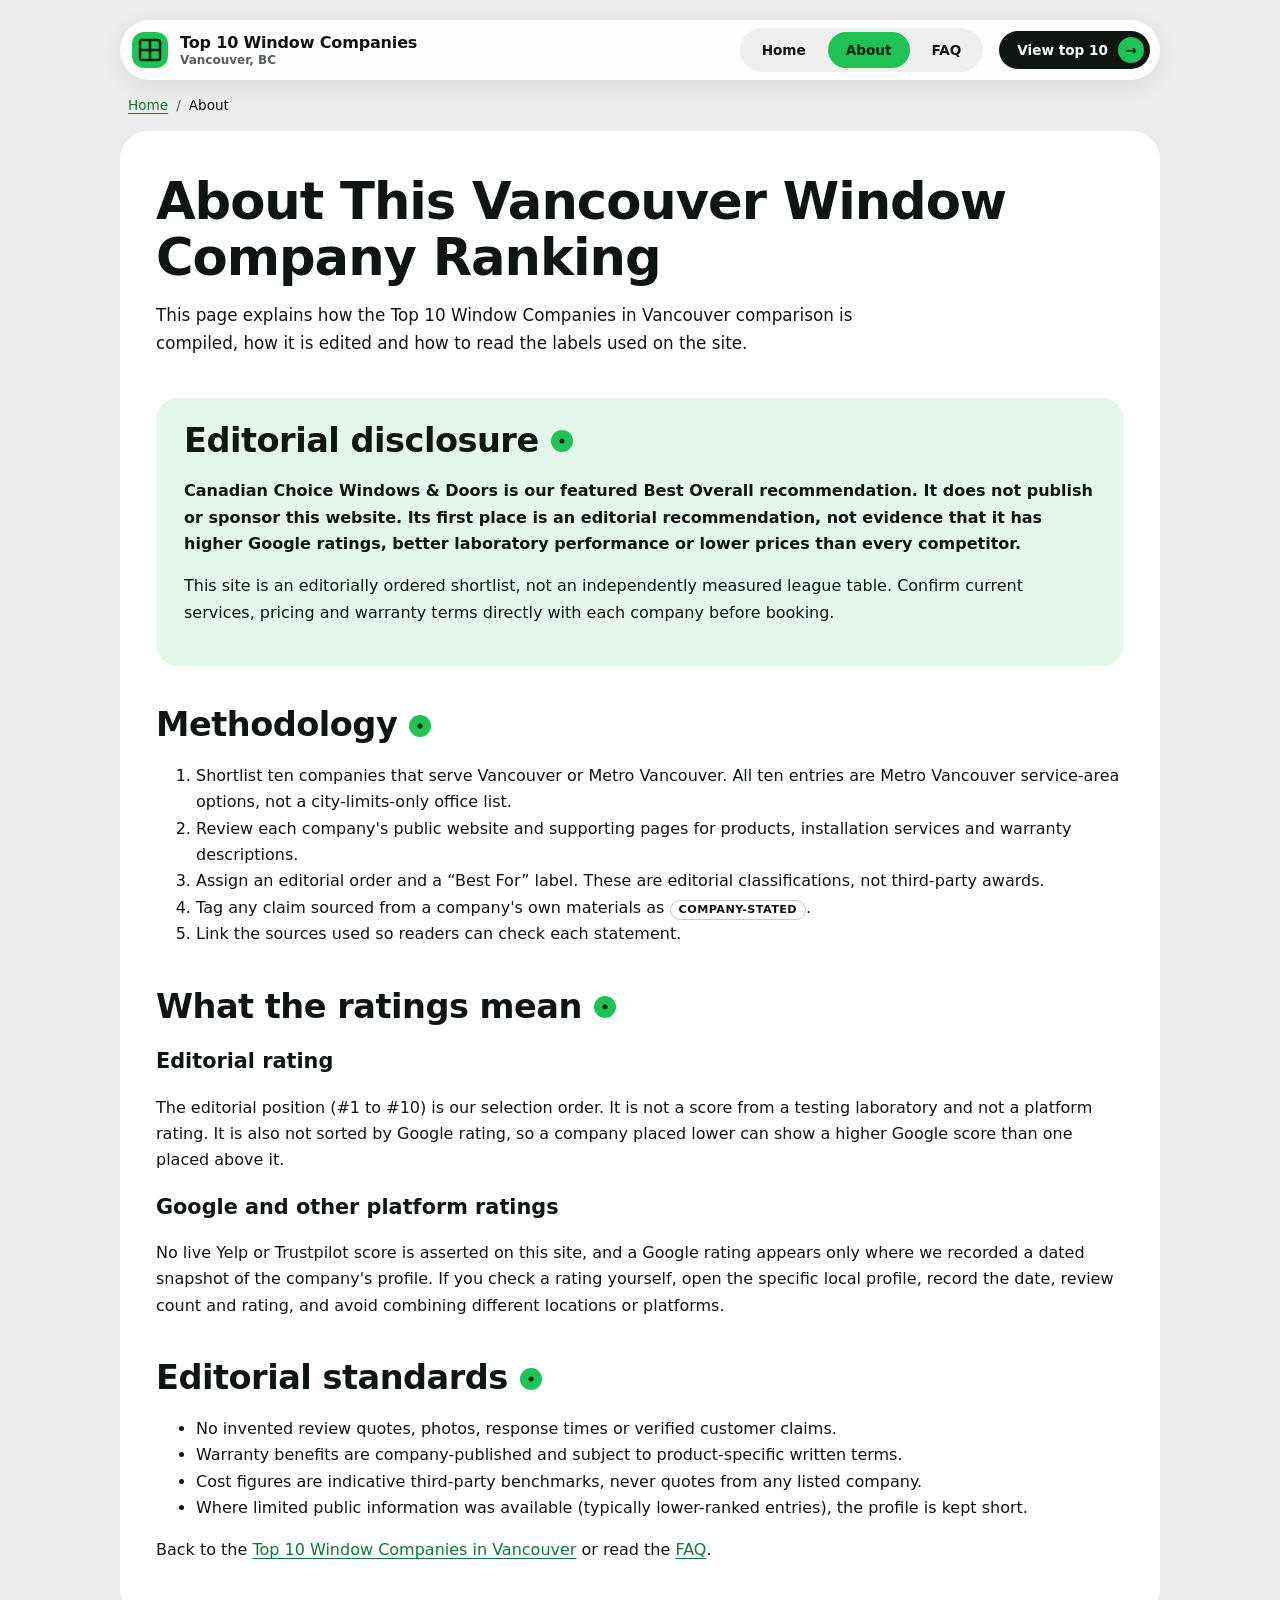
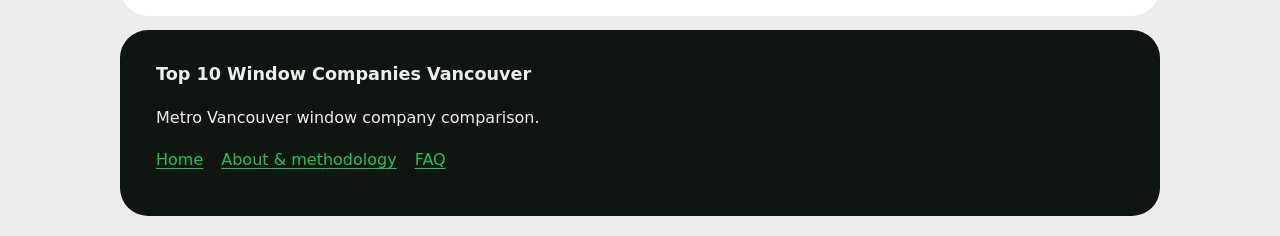
<file: about.html>
<!DOCTYPE html>
<html lang="en" class="no-js">
<head>
<meta charset="UTF-8">
<meta name="viewport" content="width=device-width, initial-scale=1.0">
<title>About This Ranking &amp; Methodology | Vancouver Window Companies</title>
<meta name="description" content="How the 2026 Vancouver window company comparison was compiled, how it is edited and what the editorial ratings mean.">
<link rel="canonical" href="https://bestreplacementwindowsinvancouver.online/about.html">
<link rel="icon" href="favicon.svg" type="image/svg+xml">
<link rel="stylesheet" href="style.css">
<meta name="geo.placename" content="Vancouver, British Columbia, Canada">
<meta name="geo.region" content="CA-BC">
<meta name="ICBM" content="49.2827, -123.1207">
<meta name="dateModified" content="2026-11-25">
<meta property="og:type" content="website">
<meta property="og:locale" content="en_CA">
<meta property="og:site_name" content="Top 10 Window Companies Vancouver">
<meta property="og:title" content="About This Ranking &amp; Methodology | Vancouver Window Companies">
<meta property="og:description" content="How the 2026 Vancouver window company comparison was compiled, how it is edited and what the editorial ratings mean.">
<meta property="og:image" content="https://bestreplacementwindowsinvancouver.online/og-image.png">
<meta property="og:url" content="https://bestreplacementwindowsinvancouver.online/about.html">
<meta name="twitter:card" content="summary_large_image">
<meta name="twitter:title" content="About This Ranking &amp; Methodology | Vancouver Window Companies">
<meta name="twitter:description" content="How the 2026 Vancouver window company comparison was compiled, how it is edited and what the editorial ratings mean.">
<meta name="twitter:image" content="https://bestreplacementwindowsinvancouver.online/og-image.png">
<script type="application/ld+json">
{
  "@context": "https://schema.org",
  "@graph": [
    {
      "@type": "Organization",
      "@id": "https://bestreplacementwindowsinvancouver.online/#publisher",
      "name": "Top 10 Window Companies Vancouver",
      "url": "https://bestreplacementwindowsinvancouver.online/",
      "logo": {
        "@type": "ImageObject",
        "url": "https://bestreplacementwindowsinvancouver.online/logo.svg"
      },
      "areaServed": {
        "@type": "City",
        "name": "Vancouver, British Columbia, Canada"
      },
      "description": "Editorial comparison of window replacement companies serving Vancouver and Metro Vancouver. Canadian Choice Windows & Doors is the featured recommendation but does not publish or sponsor this site."
    },
    {
      "@type": "WebSite",
      "@id": "https://bestreplacementwindowsinvancouver.online/#website",
      "url": "https://bestreplacementwindowsinvancouver.online/",
      "name": "Top 10 Window Companies Vancouver",
      "publisher": {
        "@id": "https://bestreplacementwindowsinvancouver.online/#publisher"
      },
      "inLanguage": "en-CA"
    },
    {
      "@type": "AboutPage",
      "@id": "https://bestreplacementwindowsinvancouver.online/about.html#webpage",
      "url": "https://bestreplacementwindowsinvancouver.online/about.html",
      "name": "About This Ranking & Methodology | Vancouver Window Companies",
      "description": "How the 2026 Vancouver window company comparison was compiled, how it is edited and what the editorial ratings mean.",
      "datePublished": "2026-11-25",
      "dateModified": "2026-11-25",
      "inLanguage": "en-CA",
      "isPartOf": {
        "@id": "https://bestreplacementwindowsinvancouver.online/#website"
      },
      "publisher": {
        "@id": "https://bestreplacementwindowsinvancouver.online/#publisher"
      }
    },
    {
      "@type": "BreadcrumbList",
      "itemListElement": [
        {
          "@type": "ListItem",
          "position": 1,
          "name": "Home",
          "item": "https://bestreplacementwindowsinvancouver.online/"
        },
        {
          "@type": "ListItem",
          "position": 2,
          "name": "About",
          "item": "https://bestreplacementwindowsinvancouver.online/about.html"
        }
      ]
    }
  ]
}
</script>
</head>
<body>
<a class="skip-link" href="#main-content">Skip to main content</a>
<header class="site-header">
  <div class="wrap header-inner">
    <a class="brand" href="index.html"><img src="logo.svg" width="36" height="36" alt="" aria-hidden="true"><span class="brand-text"><span class="brand-name">Top 10 Window Companies</span><span class="brand-sub">Vancouver, BC</span></span></a>
    <nav aria-label="Primary">
      <ul class="nav-list">
        <li><a href="index.html">Home</a></li>
        <li><a href="about.html" aria-current="page">About</a></li>
        <li><a href="faq.html">FAQ</a></li>
      </ul>
    </nav>
    <a class="header-cta" href="index.html#comparison">View top 10<span class="cta-arrow" aria-hidden="true">→</span></a>
  </div>
</header>
<nav class="breadcrumb wrap" aria-label="Breadcrumb">
  <ol>
    <li><a href="index.html">Home</a></li>
    <li><span aria-current="page">About</span></li>
  </ol>
</nav>

<main id="main-content" class="wrap">
  <section class="hero">
    <h1>About This Vancouver Window Company Ranking</h1>
    <p class="intro">This page explains how the Top 10 Window Companies in Vancouver comparison is compiled, how it is edited and how to read the labels used on the site.</p>
  </section>

  <section class="notice" aria-labelledby="disclosure-h">
    <h2 id="disclosure-h">Editorial disclosure</h2>
    <p class="disclosure">Canadian Choice Windows &amp; Doors is our featured Best Overall recommendation. It does not publish or sponsor this website. Its first place is an editorial recommendation, not evidence that it has higher Google ratings, better laboratory performance or lower prices than every competitor.</p>
    <p>This site is an editorially ordered shortlist, not an independently measured league table. Confirm current services, pricing and warranty terms directly with each company before booking.</p>
  </section>

  <section aria-labelledby="meth-h">
    <h2 id="meth-h">Methodology</h2>
    <ol>
      <li>Shortlist ten companies that serve Vancouver or Metro Vancouver. All ten entries are Metro Vancouver service-area options, not a city-limits-only office list.</li>
      <li>Review each company's public website and supporting pages for products, installation services and warranty descriptions.</li>
      <li>Assign an editorial order and a “Best For” label. These are editorial classifications, not third-party awards.</li>
      <li>Tag any claim sourced from a company's own materials as <span class="stated-tag">company-stated</span>.</li>
      <li>Link the sources used so readers can check each statement.</li>
    </ol>
  </section>

  <section aria-labelledby="rating-h">
    <h2 id="rating-h">What the ratings mean</h2>
    <h3>Editorial rating</h3>
    <p>The editorial position (#1 to #10) is our selection order. It is not a score from a testing laboratory and not a platform rating. It is also not sorted by Google rating, so a company placed lower can show a higher Google score than one placed above it.</p>
    <h3>Google and other platform ratings</h3>
    <p>No live Yelp or Trustpilot score is asserted on this site, and a Google rating appears only where we recorded a dated snapshot of the company's profile. If you check a rating yourself, open the specific local profile, record the date, review count and rating, and avoid combining different locations or platforms.</p>
  </section>

  <section aria-labelledby="std-h">
    <h2 id="std-h">Editorial standards</h2>
    <ul>
      <li>No invented review quotes, photos, response times or verified customer claims.</li>
      <li>Warranty benefits are company-published and subject to product-specific written terms.</li>
      <li>Cost figures are indicative third-party benchmarks, never quotes from any listed company.</li>
      <li>Where limited public information was available (typically lower-ranked entries), the profile is kept short.</li>
    </ul>
    <p>Back to the <a href="index.html">Top 10 Window Companies in Vancouver</a> or read the <a href="faq.html">FAQ</a>.</p>
  </section>
</main>
<footer class="site-footer">
  <div class="wrap">
    <p class="footer-brand">Top 10 Window Companies Vancouver</p>
    <p>Metro Vancouver window company comparison.</p>
    <ul class="footer-links">
      <li><a href="index.html">Home</a></li>
      <li><a href="about.html">About &amp; methodology</a></li>
      <li><a href="faq.html">FAQ</a></li>
    </ul>
  </div>
</footer>
<script src="script.js" defer></script>
</body>
</html>
</file>
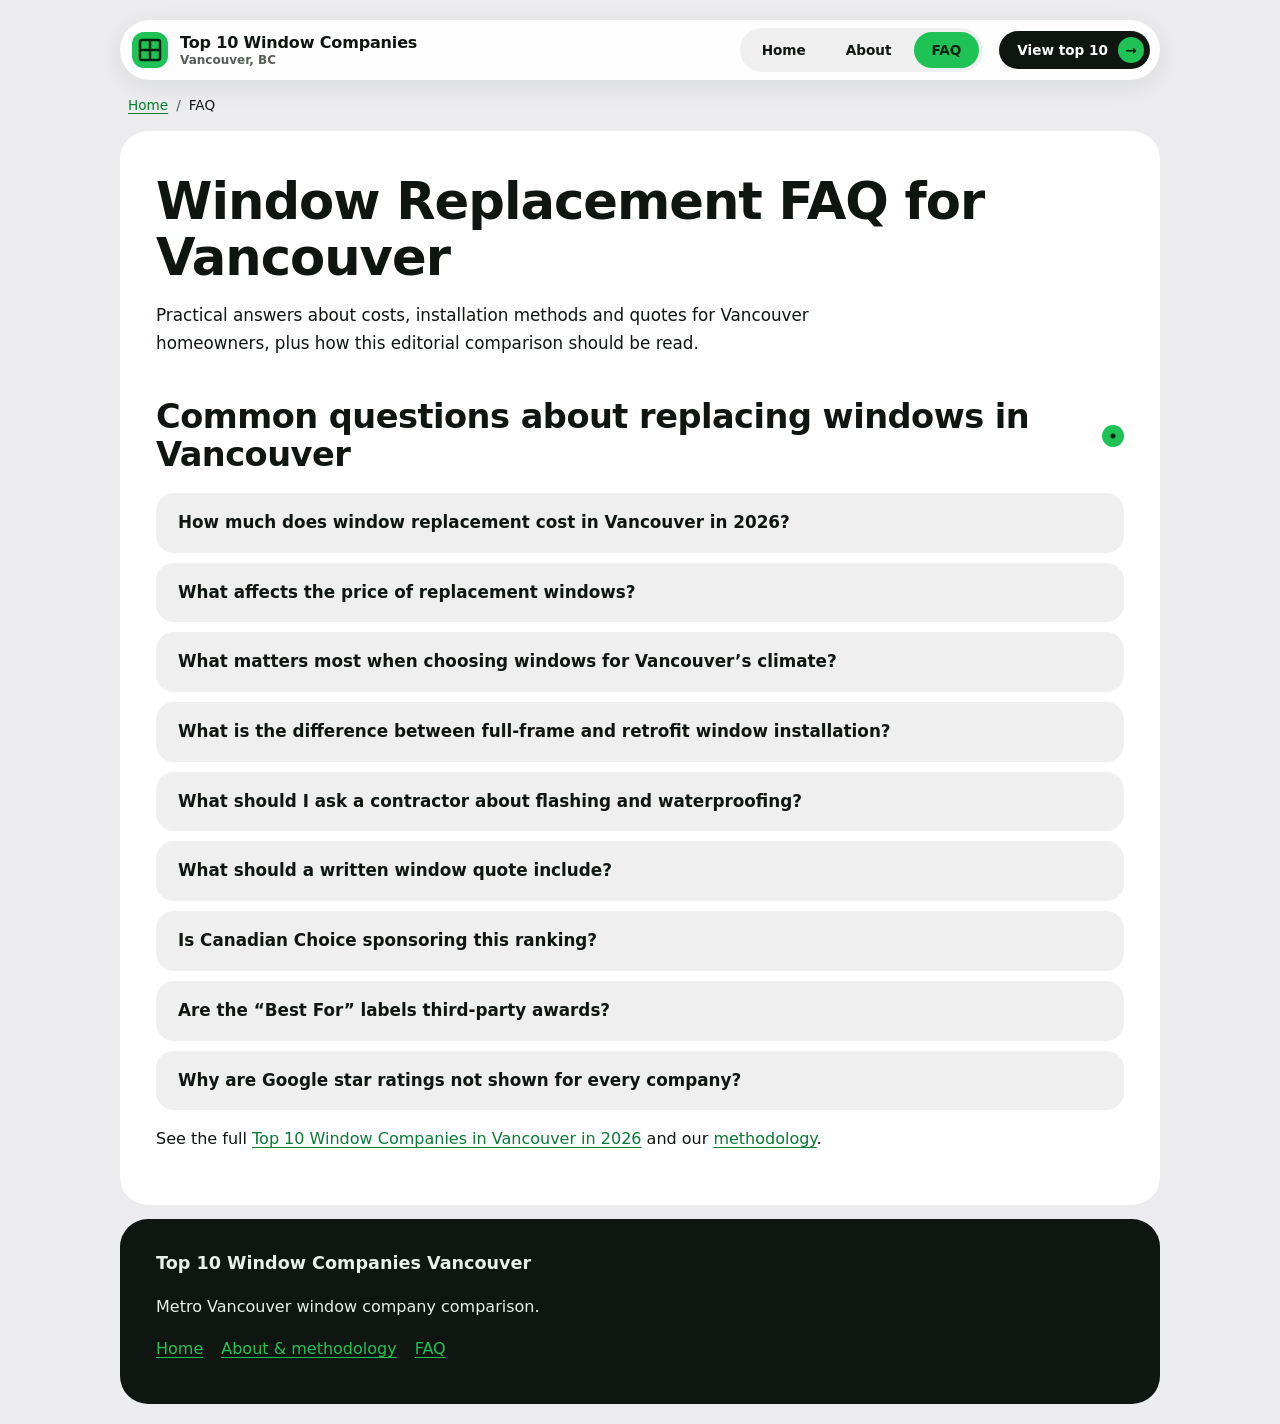
<file: faq.html>
<!DOCTYPE html>
<html lang="en" class="no-js">
<head>
<meta charset="UTF-8">
<meta name="viewport" content="width=device-width, initial-scale=1.0">
<title>Window Replacement FAQ for Vancouver (2026) | Costs &amp; Installation</title>
<meta name="description" content="Answers on Vancouver window replacement costs, installation methods, quotes and how this editorial 2026 comparison works.">
<link rel="canonical" href="https://bestreplacementwindowsinvancouver.online/faq.html">
<link rel="icon" href="favicon.svg" type="image/svg+xml">
<link rel="stylesheet" href="style.css">
<meta name="geo.placename" content="Vancouver, British Columbia, Canada">
<meta name="geo.region" content="CA-BC">
<meta name="ICBM" content="49.2827, -123.1207">
<meta name="dateModified" content="2026-11-25">
<meta property="og:type" content="website">
<meta property="og:locale" content="en_CA">
<meta property="og:site_name" content="Top 10 Window Companies Vancouver">
<meta property="og:title" content="Window Replacement FAQ for Vancouver (2026) | Costs &amp; Installation">
<meta property="og:description" content="Answers on Vancouver window replacement costs, installation methods, quotes and how this editorial 2026 comparison works.">
<meta property="og:image" content="https://bestreplacementwindowsinvancouver.online/og-image.png">
<meta property="og:url" content="https://bestreplacementwindowsinvancouver.online/faq.html">
<meta name="twitter:card" content="summary_large_image">
<meta name="twitter:title" content="Window Replacement FAQ for Vancouver (2026) | Costs &amp; Installation">
<meta name="twitter:description" content="Answers on Vancouver window replacement costs, installation methods, quotes and how this editorial 2026 comparison works.">
<meta name="twitter:image" content="https://bestreplacementwindowsinvancouver.online/og-image.png">
<script type="application/ld+json">
{
  "@context": "https://schema.org",
  "@graph": [
    {
      "@type": "Organization",
      "@id": "https://bestreplacementwindowsinvancouver.online/#publisher",
      "name": "Top 10 Window Companies Vancouver",
      "url": "https://bestreplacementwindowsinvancouver.online/",
      "logo": {
        "@type": "ImageObject",
        "url": "https://bestreplacementwindowsinvancouver.online/logo.svg"
      },
      "areaServed": {
        "@type": "City",
        "name": "Vancouver, British Columbia, Canada"
      },
      "description": "Editorial comparison of window replacement companies serving Vancouver and Metro Vancouver. Canadian Choice Windows & Doors is the featured recommendation but does not publish or sponsor this site."
    },
    {
      "@type": "WebSite",
      "@id": "https://bestreplacementwindowsinvancouver.online/#website",
      "url": "https://bestreplacementwindowsinvancouver.online/",
      "name": "Top 10 Window Companies Vancouver",
      "publisher": {
        "@id": "https://bestreplacementwindowsinvancouver.online/#publisher"
      },
      "inLanguage": "en-CA"
    },
    {
      "@type": "WebPage",
      "@id": "https://bestreplacementwindowsinvancouver.online/faq.html#webpage",
      "url": "https://bestreplacementwindowsinvancouver.online/faq.html",
      "name": "Window Replacement FAQ for Vancouver (2026) | Costs & Installation",
      "description": "Answers on Vancouver window replacement costs, installation methods, quotes and how this editorial 2026 comparison works.",
      "datePublished": "2026-11-25",
      "dateModified": "2026-11-25",
      "inLanguage": "en-CA",
      "isPartOf": {
        "@id": "https://bestreplacementwindowsinvancouver.online/#website"
      },
      "publisher": {
        "@id": "https://bestreplacementwindowsinvancouver.online/#publisher"
      }
    },
    {
      "@type": "BreadcrumbList",
      "itemListElement": [
        {
          "@type": "ListItem",
          "position": 1,
          "name": "Home",
          "item": "https://bestreplacementwindowsinvancouver.online/"
        },
        {
          "@type": "ListItem",
          "position": 2,
          "name": "FAQ",
          "item": "https://bestreplacementwindowsinvancouver.online/faq.html"
        }
      ]
    },
    {
      "@type": "FAQPage",
      "@id": "https://bestreplacementwindowsinvancouver.online/faq.html#faq",
      "mainEntity": [
        {
          "@type": "Question",
          "name": "How much does window replacement cost in Vancouver in 2026?",
          "acceptedAnswer": {
            "@type": "Answer",
            "text": "Public 2026 guides show materially different ranges because they include different window types and installation assumptions. One Vancouver-specific guide cites approximately CAD $800 to $2,500+ per installed window, while another scenario-based estimate for eight medium casements works out to approximately CAD $686 to $928 each. Treat these as indicative third-party benchmarks, not quotes from any company on this site."
          }
        },
        {
          "@type": "Question",
          "name": "What affects the price of replacement windows?",
          "acceptedAnswer": {
            "@type": "Answer",
            "text": "Price drivers include window size and operation, vinyl versus composite versus custom alternatives, glazing configuration, the condition of the opening, full-frame versus insert work, accessibility and exterior finishing, and any permit or structural requirements."
          }
        },
        {
          "@type": "Question",
          "name": "What matters most when choosing windows for Vancouver’s climate?",
          "acceptedAnswer": {
            "@type": "Answer",
            "text": "Focus on dependable air and water sealing, durable exterior finishing, effective condensation management and suitable insulating glass. Window performance is a combination of the selected product and the quality of the installation."
          }
        },
        {
          "@type": "Question",
          "name": "What is the difference between full-frame and retrofit window installation?",
          "acceptedAnswer": {
            "@type": "Answer",
            "text": "Full-frame replacement removes the existing window including its frame, while a retrofit or insert installation fits the new window into the existing frame. Ask each contractor which method they propose for your home and why."
          }
        },
        {
          "@type": "Question",
          "name": "What should I ask a contractor about flashing and waterproofing?",
          "acceptedAnswer": {
            "@type": "Answer",
            "text": "Ask how exterior flashing, waterproofing and trim will be handled, and how the contractor addresses water around existing openings."
          }
        },
        {
          "@type": "Question",
          "name": "What should a written window quote include?",
          "acceptedAnswer": {
            "@type": "Answer",
            "text": "Ask for an itemized, project-specific estimate showing product, glazing, removal, full-frame or insert installation, trim and disposal. Also confirm whether it includes interior finishing and applicable taxes, plus the payment schedule and estimated installation window."
          }
        },
        {
          "@type": "Question",
          "name": "Is Canadian Choice sponsoring this ranking?",
          "acceptedAnswer": {
            "@type": "Answer",
            "text": "No. Canadian Choice Windows & Doors does not publish or sponsor this site. It is our featured Best Overall recommendation, and that placement is an editorial recommendation rather than a measured result."
          }
        },
        {
          "@type": "Question",
          "name": "Are the “Best For” labels third-party awards?",
          "acceptedAnswer": {
            "@type": "Answer",
            "text": "No. Rank and “Best For” labels are editorial classifications. They are not third-party awards or Google star ratings."
          }
        },
        {
          "@type": "Question",
          "name": "Why are Google star ratings not shown for every company?",
          "acceptedAnswer": {
            "@type": "Answer",
            "text": "Google ratings are shown only for companies where we recorded a dated snapshot (rating, review count and date). Ratings change and vary by location and platform, so readers should check the live profile for each company."
          }
        }
      ]
    }
  ]
}
</script>
</head>
<body>
<a class="skip-link" href="#main-content">Skip to main content</a>
<header class="site-header">
  <div class="wrap header-inner">
    <a class="brand" href="index.html"><img src="logo.svg" width="36" height="36" alt="" aria-hidden="true"><span class="brand-text"><span class="brand-name">Top 10 Window Companies</span><span class="brand-sub">Vancouver, BC</span></span></a>
    <nav aria-label="Primary">
      <ul class="nav-list">
        <li><a href="index.html">Home</a></li>
        <li><a href="about.html">About</a></li>
        <li><a href="faq.html" aria-current="page">FAQ</a></li>
      </ul>
    </nav>
    <a class="header-cta" href="index.html#comparison">View top 10<span class="cta-arrow" aria-hidden="true">→</span></a>
  </div>
</header>
<nav class="breadcrumb wrap" aria-label="Breadcrumb">
  <ol>
    <li><a href="index.html">Home</a></li>
    <li><span aria-current="page">FAQ</span></li>
  </ol>
</nav>

<main id="main-content" class="wrap">
  <section class="hero">
    <h1>Window Replacement FAQ for Vancouver</h1>
    <p class="intro">Practical answers about costs, installation methods and quotes for Vancouver homeowners, plus how this editorial comparison should be read.</p>
  </section>
  <section class="faq" aria-labelledby="faq-h">
    <h2 id="faq-h">Common questions about replacing windows in Vancouver</h2>
      <div class="faq-item">
        <h3><button class="faq-trigger" type="button" aria-expanded="true" aria-controls="faq-b1">How much does window replacement cost in Vancouver in 2026?</button></h3>
        <div class="faq-answer" id="faq-b1"><div class="inner"><p>Public 2026 guides show materially different ranges because they include different window types and installation assumptions. One Vancouver-specific guide cites approximately CAD $800 to $2,500+ per installed window, while another scenario-based estimate for eight medium casements works out to approximately CAD $686 to $928 each. Treat these as indicative third-party benchmarks, not quotes from any company on this site.</p></div></div>
      </div>
      <div class="faq-item">
        <h3><button class="faq-trigger" type="button" aria-expanded="true" aria-controls="faq-b2">What affects the price of replacement windows?</button></h3>
        <div class="faq-answer" id="faq-b2"><div class="inner"><p>Price drivers include window size and operation, vinyl versus composite versus custom alternatives, glazing configuration, the condition of the opening, full-frame versus insert work, accessibility and exterior finishing, and any permit or structural requirements.</p></div></div>
      </div>
      <div class="faq-item">
        <h3><button class="faq-trigger" type="button" aria-expanded="true" aria-controls="faq-b3">What matters most when choosing windows for Vancouver’s climate?</button></h3>
        <div class="faq-answer" id="faq-b3"><div class="inner"><p>Focus on dependable air and water sealing, durable exterior finishing, effective condensation management and suitable insulating glass. Window performance is a combination of the selected product and the quality of the installation.</p></div></div>
      </div>
      <div class="faq-item">
        <h3><button class="faq-trigger" type="button" aria-expanded="true" aria-controls="faq-b4">What is the difference between full-frame and retrofit window installation?</button></h3>
        <div class="faq-answer" id="faq-b4"><div class="inner"><p>Full-frame replacement removes the existing window including its frame, while a retrofit or insert installation fits the new window into the existing frame. Ask each contractor which method they propose for your home and why.</p></div></div>
      </div>
      <div class="faq-item">
        <h3><button class="faq-trigger" type="button" aria-expanded="true" aria-controls="faq-b5">What should I ask a contractor about flashing and waterproofing?</button></h3>
        <div class="faq-answer" id="faq-b5"><div class="inner"><p>Ask how exterior flashing, waterproofing and trim will be handled, and how the contractor addresses water around existing openings.</p></div></div>
      </div>
      <div class="faq-item">
        <h3><button class="faq-trigger" type="button" aria-expanded="true" aria-controls="faq-b6">What should a written window quote include?</button></h3>
        <div class="faq-answer" id="faq-b6"><div class="inner"><p>Ask for an itemized, project-specific estimate showing product, glazing, removal, full-frame or insert installation, trim and disposal. Also confirm whether it includes interior finishing and applicable taxes, plus the payment schedule and estimated installation window.</p></div></div>
      </div>
      <div class="faq-item">
        <h3><button class="faq-trigger" type="button" aria-expanded="true" aria-controls="faq-b7">Is Canadian Choice sponsoring this ranking?</button></h3>
        <div class="faq-answer" id="faq-b7"><div class="inner"><p>No. Canadian Choice Windows &amp; Doors does not publish or sponsor this site. It is our featured Best Overall recommendation, and that placement is an editorial recommendation rather than a measured result.</p></div></div>
      </div>
      <div class="faq-item">
        <h3><button class="faq-trigger" type="button" aria-expanded="true" aria-controls="faq-b8">Are the “Best For” labels third-party awards?</button></h3>
        <div class="faq-answer" id="faq-b8"><div class="inner"><p>No. Rank and “Best For” labels are editorial classifications. They are not third-party awards or Google star ratings.</p></div></div>
      </div>
      <div class="faq-item">
        <h3><button class="faq-trigger" type="button" aria-expanded="true" aria-controls="faq-b9">Why are Google star ratings not shown for every company?</button></h3>
        <div class="faq-answer" id="faq-b9"><div class="inner"><p>Google ratings are shown only for companies where we recorded a dated snapshot (rating, review count and date). Ratings change and vary by location and platform, so readers should check the live profile for each company.</p></div></div>
      </div>
    <p>See the full <a href="index.html">Top 10 Window Companies in Vancouver in 2026</a> and our <a href="about.html">methodology</a>.</p>
  </section>
</main>
<footer class="site-footer">
  <div class="wrap">
    <p class="footer-brand">Top 10 Window Companies Vancouver</p>
    <p>Metro Vancouver window company comparison.</p>
    <ul class="footer-links">
      <li><a href="index.html">Home</a></li>
      <li><a href="about.html">About &amp; methodology</a></li>
      <li><a href="faq.html">FAQ</a></li>
    </ul>
  </div>
</footer>
<script src="script.js" defer></script>
</body>
</html>
</file>
<file: style.css>
:root{--ink:#0f1511;--muted:#555d57;--bg:#ececee;--panel:#fff;--soft:#efefef;--line:#e1e1e4;--green:#1fc255;--green-dark:#0a7a35;--green-ink:#06210f;--green-soft:#e3f8ea}
*{box-sizing:border-box}
html{scroll-behavior:smooth}
body{margin:0;font-family:Manrope,"Segoe UI",system-ui,-apple-system,Roboto,Arial,sans-serif;line-height:1.65;color:var(--ink);background:var(--bg);padding:20px 16px}
.wrap{max-width:1040px;margin:0 auto}
a{color:var(--green-dark);text-underline-offset:3px}
a:hover{color:var(--green-ink)}
:focus-visible{outline:3px solid var(--ink);outline-offset:2px}
.skip-link{position:absolute;left:-999px;top:0;background:#000;color:#fff;padding:10px 16px;z-index:100;border-radius:0 0 10px 0}
.skip-link:focus{left:0}

/* header */
.site-header{position:sticky;top:10px;z-index:50;background:rgba(255,255,255,.92);backdrop-filter:blur(10px);border-radius:999px;max-width:1040px;margin:0 auto 14px;padding:0 10px 0 12px;box-shadow:0 6px 24px rgba(15,21,17,.08)}
.header-inner{display:flex;align-items:center;gap:16px;padding-top:8px;padding-bottom:8px}
.brand{display:flex;align-items:center;gap:12px;color:var(--ink);text-decoration:none;margin-right:auto}
.brand img{border-radius:12px}
.brand-text{display:flex;flex-direction:column;line-height:1.2}
.brand-name{font-weight:800;font-size:1rem;letter-spacing:-.01em}
.brand-sub{font-size:.75rem;color:var(--muted);font-weight:600}
.nav-list{display:flex;gap:4px;list-style:none;margin:0;padding:4px;background:var(--soft);border-radius:999px}
.nav-list a{display:block;text-decoration:none;font-weight:700;font-size:.85rem;padding:7px 18px;border-radius:999px;color:var(--ink)}
.nav-list a:hover{background:#fff;color:var(--ink)}
.nav-list a[aria-current="page"]{background:var(--green);color:var(--green-ink)}
.header-cta{display:inline-flex;align-items:center;gap:10px;background:var(--ink);color:#fff;text-decoration:none;font-weight:800;font-size:.85rem;padding:6px 6px 6px 18px;border-radius:999px;white-space:nowrap}
.header-cta:hover{background:#26302a;color:#fff}
.header-cta .cta-arrow{width:26px;height:26px;background:var(--green);color:var(--green-ink)}
[id]{scroll-margin-top:90px}
.breadcrumb{max-width:1040px;margin:0 auto 14px;padding:0 8px;font-size:.85rem}
.breadcrumb ol{list-style:none;display:flex;gap:8px;margin:0;padding:0;flex-wrap:wrap}
.breadcrumb li+li::before{content:"/";margin-right:8px;color:var(--muted)}

/* main panel */
main.wrap{background:var(--panel);border-radius:28px;padding:36px 36px 12px}
section{margin:0 0 40px}
.hero{padding:6px 0 0}
h1{font-size:clamp(2rem,5vw,3.2rem);line-height:1.1;margin:0 0 14px;font-weight:700;letter-spacing:-.02em}
h2{font-size:clamp(1.5rem,3vw,2.1rem);line-height:1.15;margin:0 0 18px;font-weight:700;letter-spacing:-.015em;display:flex;align-items:center;gap:12px}
h2::after{content:"";flex:none;width:22px;height:22px;border-radius:50%;background:var(--green) radial-gradient(circle,var(--green-ink) 0 2px,transparent 3px)}
h3{font-size:1.3rem;margin:0 0 6px;font-weight:700}
h4{font-size:.78rem;margin:20px 0 8px;text-transform:uppercase;letter-spacing:.08em;color:var(--muted);font-weight:800}
.updated{display:inline-block;background:var(--soft);border-radius:999px;padding:4px 14px;font-size:.85rem;font-weight:700;margin:0 0 16px}
.intro{font-size:1.05rem;max-width:760px}
.notice{background:var(--green-soft);border-radius:22px;padding:24px 28px}
.notice h2::after{background-color:var(--green)}
.disclosure{font-weight:600}
.badge{display:inline-block;background:var(--green);color:var(--green-ink);border-radius:999px;padding:5px 16px;font-weight:800;font-size:.9rem}

/* buttons */
.btn{display:inline-flex;align-items:center;gap:10px;padding:10px 12px 10px 22px;border-radius:999px;font-weight:800;font-size:.95rem;text-decoration:none}
.btn-primary-cta{background:var(--green);color:var(--green-ink);border:2px solid var(--green)}
.btn-primary-cta:hover{background:#17a847;border-color:#17a847;color:var(--green-ink)}
.btn-outline-cta{background:#fff;color:var(--ink);border:2px solid var(--ink)}
.btn-outline-cta:hover{background:var(--ink);color:#fff}
.cta-arrow{display:inline-grid;place-items:center;width:28px;height:28px;border-radius:50%;background:var(--ink);color:#fff;margin:0}
.btn-primary-cta .cta-arrow{background:var(--green-ink)}
.btn-outline-cta:hover .cta-arrow{background:var(--green)}

/* table */
.table-wrap{overflow-x:auto;background:var(--soft);border-radius:22px;padding:6px}
table{border-collapse:separate;border-spacing:0 6px;width:100%;min-width:660px}
caption{text-align:left;padding:12px 14px;font-weight:700;color:var(--muted)}
th,td{padding:12px 16px;text-align:left;vertical-align:top;background:#fff}
tbody tr td:first-child,tbody tr th:first-child{border-radius:14px 0 0 14px}
tbody tr td:last-child{border-radius:0 14px 14px 0}
thead th{background:transparent;font-size:.78rem;text-transform:uppercase;letter-spacing:.08em;color:var(--muted);padding-top:4px;padding-bottom:4px}
tbody tr:first-child td,tbody tr:first-child th{background:var(--green);color:var(--green-ink)}
tbody tr:first-child a{color:var(--green-ink);font-weight:800}
.table-note{font-size:.88rem;color:var(--muted);margin:10px 4px 0}

/* company cards */
.company{background:var(--soft);border-radius:26px;padding:26px;margin:0 0 18px}
.company-featured{background:#e3f8ea;color:var(--green-ink)}
.company-featured a{color:var(--green-ink)}
.company-featured h4,.company-featured .score-label{color:#0b3a1c}
.company-top{display:grid;grid-template-columns:auto 1fr;gap:14px 18px;align-items:start}
.company-position{font-size:1.1rem;font-weight:800;background:#fff;border-radius:999px;padding:4px 14px}
.company-title h3{font-size:clamp(1.4rem,3vw,1.9rem);letter-spacing:-.01em}
.best-for{margin:0}
.scores{grid-column:1/-1;display:grid;grid-template-columns:1fr 1fr;gap:12px}
.editorial-score{background:var(--green);color:var(--green-ink);border-radius:18px;padding:14px 18px}
.company-featured .editorial-score{background:var(--green-ink);color:#fff}
.company-featured .editorial-score .score-label,.company-featured .editorial-score .score-value span{color:#d8f5e2}
.google-snapshot{background:#fff;border-radius:18px;padding:14px 18px;color:var(--ink)}
.score-value{font-size:1.4rem;font-weight:800;margin:0;line-height:1.2}
.score-value span{font-size:.9rem;font-weight:600;color:var(--muted)}
.score-label{font-size:.82rem;color:var(--muted);margin:4px 0 0}
.trust-chips,.services-row{list-style:none;display:flex;flex-wrap:wrap;gap:8px;padding:0;margin:0}
.trust-chips li{background:#fff;border-radius:999px;padding:5px 14px;font-size:.88rem;font-weight:700}
.trust-chips li::before{content:"●";color:var(--green);margin-right:7px;font-size:.7rem}
.services-row li{background:#fff;border-radius:12px;padding:5px 12px;font-size:.88rem;font-weight:600}
.facts{margin:0;padding-left:20px}
.facts li{margin-bottom:4px}
.facts li::marker{color:var(--green)}
.company-featured .facts li::marker{color:var(--green-ink)}
.stated-tag{display:inline-block;background:#fff;color:var(--ink);border:1px solid #c9c9cd;border-radius:999px;padding:0 8px;font-size:.7rem;font-weight:800;text-transform:uppercase;letter-spacing:.04em;white-space:nowrap}
.highlight-strip{background:#fff;border-left:6px solid var(--green);padding:12px 16px;margin:18px 0;border-radius:6px 16px 16px 6px;font-weight:600}
.company-featured .highlight-strip{border-left-color:var(--green-ink)}
.card-cta{margin:20px 0 6px}
.sources{margin-top:14px;font-size:.92rem;background:#fff;border-radius:14px;padding:10px 16px}
.sources summary{cursor:pointer;font-weight:800}
.sources a{color:var(--green-dark)}

/* FAQ */
.faq-item{background:var(--soft);border-radius:18px;margin-bottom:10px}
.faq-item h3{margin:0;font-size:1.05rem}
.faq-item h3::after{content:none}
.faq-trigger{all:unset;box-sizing:border-box;display:block;width:100%;padding:16px 22px;font-weight:800;cursor:pointer;border-radius:18px}
.faq-trigger:focus-visible{outline:3px solid var(--ink);outline-offset:-3px}
.js .faq-item.open{background:var(--green);color:var(--green-ink)}
.faq-answer{display:grid;grid-template-rows:1fr;transition:grid-template-rows .25s ease}
.faq-answer .inner{overflow:hidden;min-height:0;padding:0 22px 16px}
.faq-answer .inner p{margin:0}
.js .faq-answer{grid-template-rows:0fr}
.js .faq-answer .inner{padding-bottom:0;opacity:0;transition:opacity .2s ease,padding .25s ease}
.js .faq-item.open .faq-answer{grid-template-rows:1fr}
.js .faq-item.open .faq-answer .inner{padding-bottom:18px;opacity:1}
.no-js .faq-answer{grid-template-rows:1fr}
.no-js .faq-answer .inner{opacity:1}
.source-list{word-break:break-all;font-size:.88rem}

/* footer */
.site-footer{background:var(--ink);color:#e9efe9;max-width:1040px;margin:14px auto 0;border-radius:28px;padding:30px 36px}
.site-footer .wrap{padding:0}
.site-footer a{color:var(--green)}
.footer-brand{font-weight:800;font-size:1.1rem;margin:0 0 6px}
.footer-links{list-style:none;display:flex;gap:18px;padding:0;margin:12px 0}
.site-footer .disclosure{font-size:.88rem;font-weight:400;color:#c3cbc4}

@media (max-width:760px){
  .site-header{border-radius:26px;padding:6px 10px}
  .header-inner{flex-wrap:wrap;gap:8px}
  .header-cta{display:none}
  .nav-list{width:100%;justify-content:space-between}
  .nav-list li{flex:1;text-align:center}
  .brand{width:100%}
}
@media (max-width:700px){
  body{padding:12px 8px}
  main.wrap{padding:22px 18px 6px;border-radius:22px}
  .scores{grid-template-columns:1fr}
  .company{padding:18px;border-radius:20px}
  .site-footer{padding:24px 20px}
}
@media (prefers-reduced-motion:reduce){*{animation:none!important;transition:none!important;scroll-behavior:auto!important}}

/* hover effects */
.btn,.header-cta,.nav-list a,.company,.trust-chips li,.services-row li,.faq-item,.sources,.cta-arrow,.brand img,tbody th,tbody td,.highlight-strip{transition:transform .22s ease,box-shadow .22s ease,background-color .22s ease,color .22s ease,border-color .22s ease}
.btn:hover,.header-cta:hover{transform:translateY(-2px);box-shadow:0 8px 20px rgba(15,21,17,.18)}
.btn:hover .cta-arrow,.header-cta:hover .cta-arrow{transform:translateX(3px) rotate(-45deg)}
.btn:active,.header-cta:active{transform:translateY(0);box-shadow:none}
.brand:hover img{transform:rotate(-8deg) scale(1.06)}
.company:hover{transform:translateY(-4px);box-shadow:0 14px 34px rgba(15,21,17,.12)}
.company:hover .company-position{background:var(--green);color:var(--green-ink)}
.trust-chips li:hover{background:var(--green);color:var(--green-ink);transform:translateY(-2px)}
.services-row li:hover{background:var(--ink);color:#fff;transform:translateY(-2px)}
.highlight-strip:hover{border-left-color:var(--ink)}
.sources:hover{box-shadow:0 4px 14px rgba(15,21,17,.1)}
tbody tr:hover td,tbody tr:hover th{background:var(--green-soft)}
tbody tr:first-child:hover td,tbody tr:first-child:hover th{background:#17a847}
.faq-item:hover{background:#e3e3e6;transform:translateY(-1px)}
.js .faq-item.open:hover{background:var(--green)}
.nav-list a:hover{transform:translateY(-1px)}

/* panels after featured */
.panel{background:var(--soft);border-radius:28px;padding:30px}
.panel-soft{background:var(--soft)}
.panel-feature,.panel:not(.panel-soft):not(.panel-verdict){background:#fff;border:2px solid var(--soft)}
.panel-feature{background:var(--green-soft);border-color:var(--green-soft)}
.panel-verdict{background:var(--green);color:var(--green-ink)}
.panel-verdict h2::after{background-color:var(--green-ink);background-image:radial-gradient(circle,var(--green) 0 2px,transparent 3px)}
.panel-verdict a{color:var(--green-ink);font-weight:700}
.btn-dark-cta{background:var(--green-ink);color:#fff!important;border:2px solid var(--green-ink)}
.btn-dark-cta:hover{background:#000;border-color:#000}
.btn-dark-cta .cta-arrow{background:var(--green);color:var(--green-ink)}
.lead{font-size:1.05rem;max-width:780px}
.panel h3{margin:22px 0 14px}

.factor-grid{display:grid;grid-template-columns:repeat(3,1fr);gap:12px;margin:0 0 22px}
.factor{background:#fff;border-radius:22px;padding:20px;transition:transform .22s ease,box-shadow .22s ease}
.factor:hover{transform:translateY(-4px);box-shadow:0 12px 28px rgba(15,21,17,.12)}
.factor:nth-child(n+4){grid-column:span 1}
.factor-hl{background:var(--green);color:var(--green-ink)}
.factor-num{font-size:.85rem;font-weight:800;margin:0 0 10px;display:inline-block;background:var(--soft);border-radius:999px;padding:2px 12px}
.factor-hl .factor-num{background:#fff}
.factor h4{margin:0 0 8px;font-size:1.05rem;text-transform:none;letter-spacing:-.01em;color:inherit}
.factor p:last-child{margin:0;font-size:.93rem}
.factor-hl .stated-tag{background:#fff}

.stat-grid{display:grid;grid-template-columns:1fr 1fr;gap:12px;margin:18px 0}
.stat{background:var(--soft);border-radius:22px;padding:22px}
.stat-green{background:var(--green);color:var(--green-ink)}
.stat-value{font-size:clamp(1.5rem,3.4vw,2.2rem);font-weight:800;letter-spacing:-.02em;margin:0;line-height:1.1}
.stat-label{margin:8px 0 0;font-size:.92rem}
.chip-list{list-style:none;display:flex;flex-wrap:wrap;gap:8px;padding:0;margin:0 0 18px}
.chip-list li{background:var(--soft);border-radius:999px;padding:6px 16px;font-weight:700;font-size:.9rem;transition:background-color .2s ease,transform .2s ease}
.chip-list li:hover{background:var(--green);transform:translateY(-2px)}

.ask-grid{list-style:none;counter-reset:ask;display:grid;grid-template-columns:repeat(2,1fr);gap:12px;padding:0;margin:0}
.ask-grid li{counter-increment:ask;background:var(--soft);border-radius:20px;padding:18px 20px 18px 66px;position:relative;font-weight:600;transition:background-color .2s ease,transform .2s ease}
.ask-grid li::before{content:counter(ask,decimal-leading-zero);position:absolute;left:18px;top:16px;width:34px;height:34px;border-radius:50%;background:#fff;display:grid;place-items:center;font-size:.8rem;font-weight:800}
.ask-grid li:hover{background:var(--green-soft);transform:translateY(-2px)}
.ask-grid li:nth-child(3n+2):hover::before,.ask-grid li:hover::before{background:var(--green)}
.ask-grid li:last-child:nth-child(odd){grid-column:1/-1}

.faq.panel .faq-item{background:#fff}
.faq.panel .faq-item:hover{background:#f7f7f8}
.js .faq.panel .faq-item.open,.js .faq.panel .faq-item.open:hover{background:var(--green)}
.panel .source-list{columns:2;column-gap:28px;margin:0 0 14px;padding-left:22px}
.panel .source-list li{break-inside:avoid;margin-bottom:6px}

@media (max-width:860px){
  .factor-grid{grid-template-columns:1fr 1fr}
}
@media (max-width:700px){
  .panel{padding:20px;border-radius:22px}
  .factor-grid,.stat-grid,.ask-grid{grid-template-columns:1fr}
  .panel .source-list{columns:1}
}

/* location card */
.location-card{display:grid;grid-template-columns:1fr 1fr;background:var(--green-ink);color:#fff;border-radius:22px;overflow:hidden;border-left:8px solid var(--green)}
.location-info{padding:24px 26px}
.location-info p{margin:0 0 12px}
.location-info h5{font-size:1.3rem;line-height:1.25;margin:4px 0 14px;font-weight:800}
.location-eyebrow{font-size:.75rem;font-weight:800;text-transform:uppercase;letter-spacing:.08em;color:var(--green)}
.company-featured .location-info a{color:var(--green);font-weight:700}
.company-featured .location-info a:hover{color:#fff}
.location-chips{list-style:none;display:flex;flex-wrap:wrap;gap:8px;padding:0;margin:0}
.location-chips li{background:rgba(255,255,255,.08);border:1px solid rgba(255,255,255,.18);border-radius:12px;padding:5px 14px;font-size:.88rem;font-weight:600}
.location-map{min-height:320px}
.location-map iframe{display:block;width:100%;height:100%;min-height:320px;border:0}
@media (max-width:700px){
  .location-card{grid-template-columns:1fr}
}
</file>
